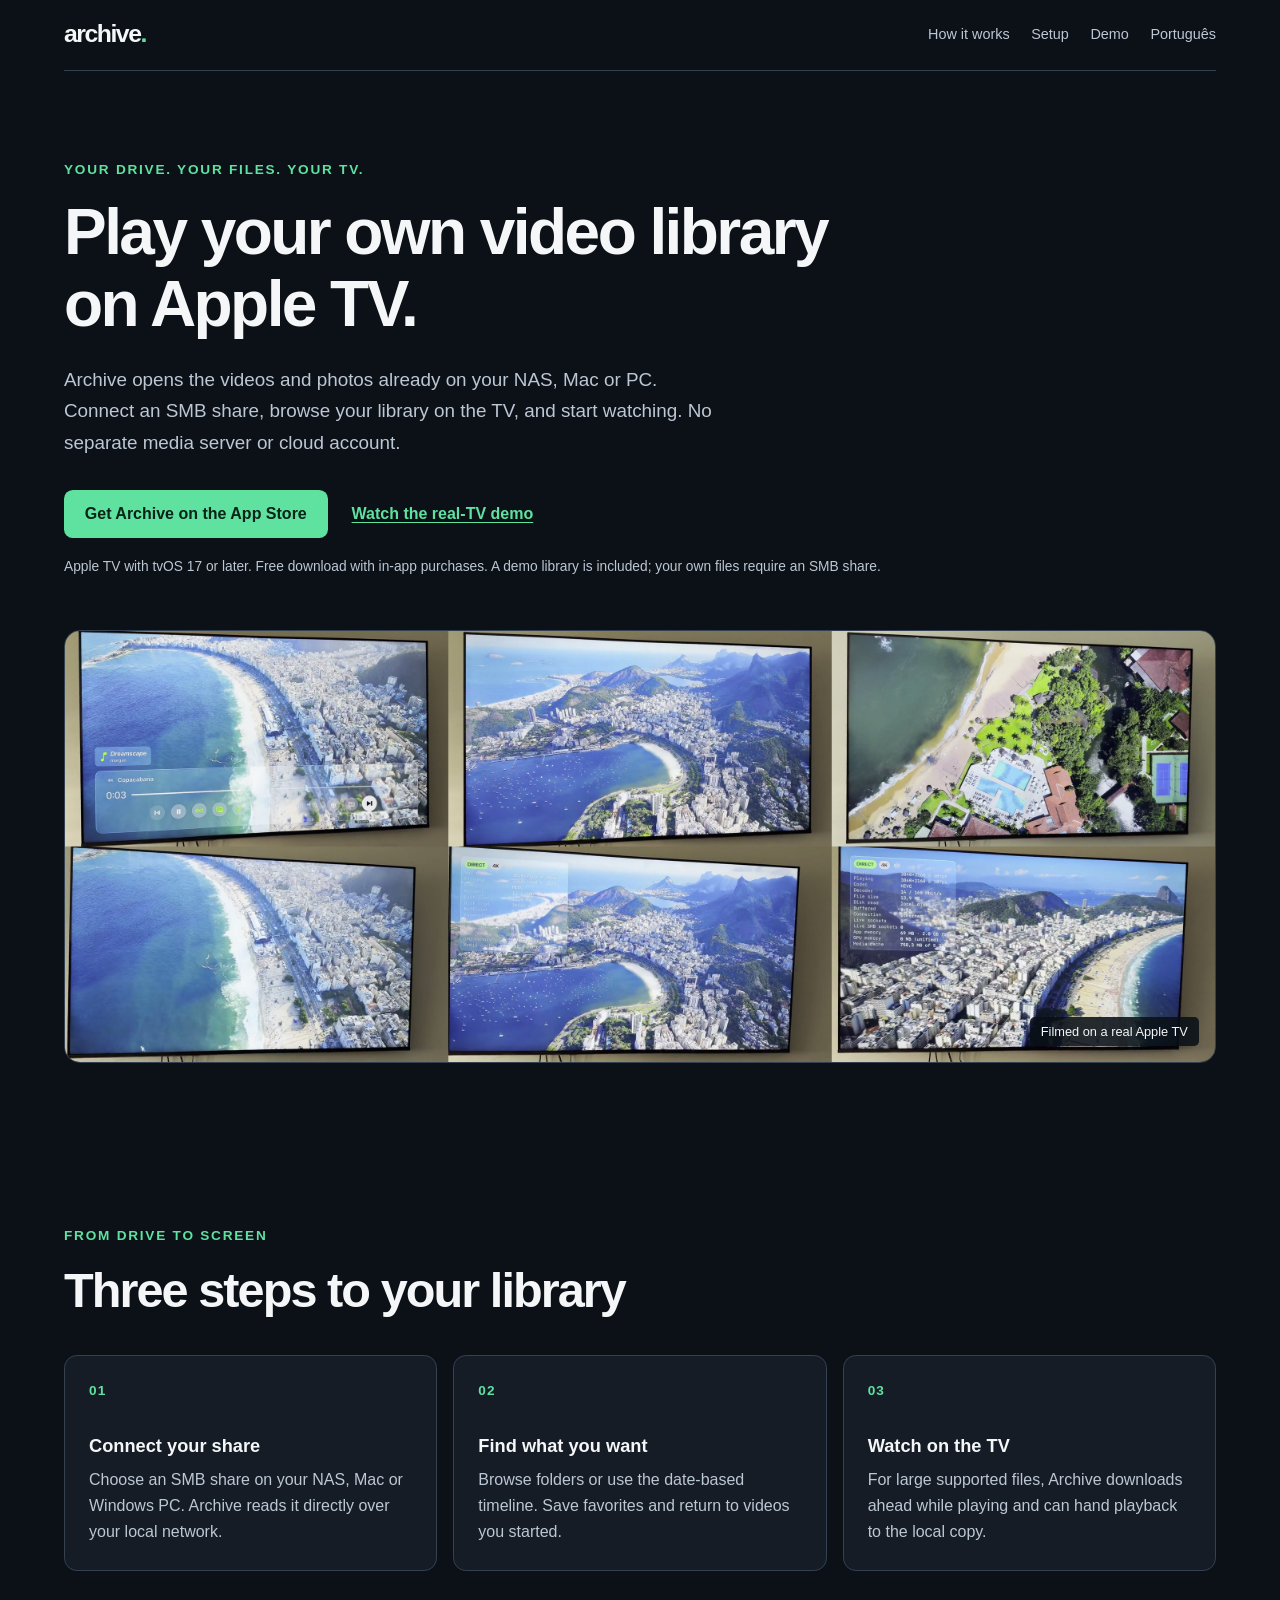
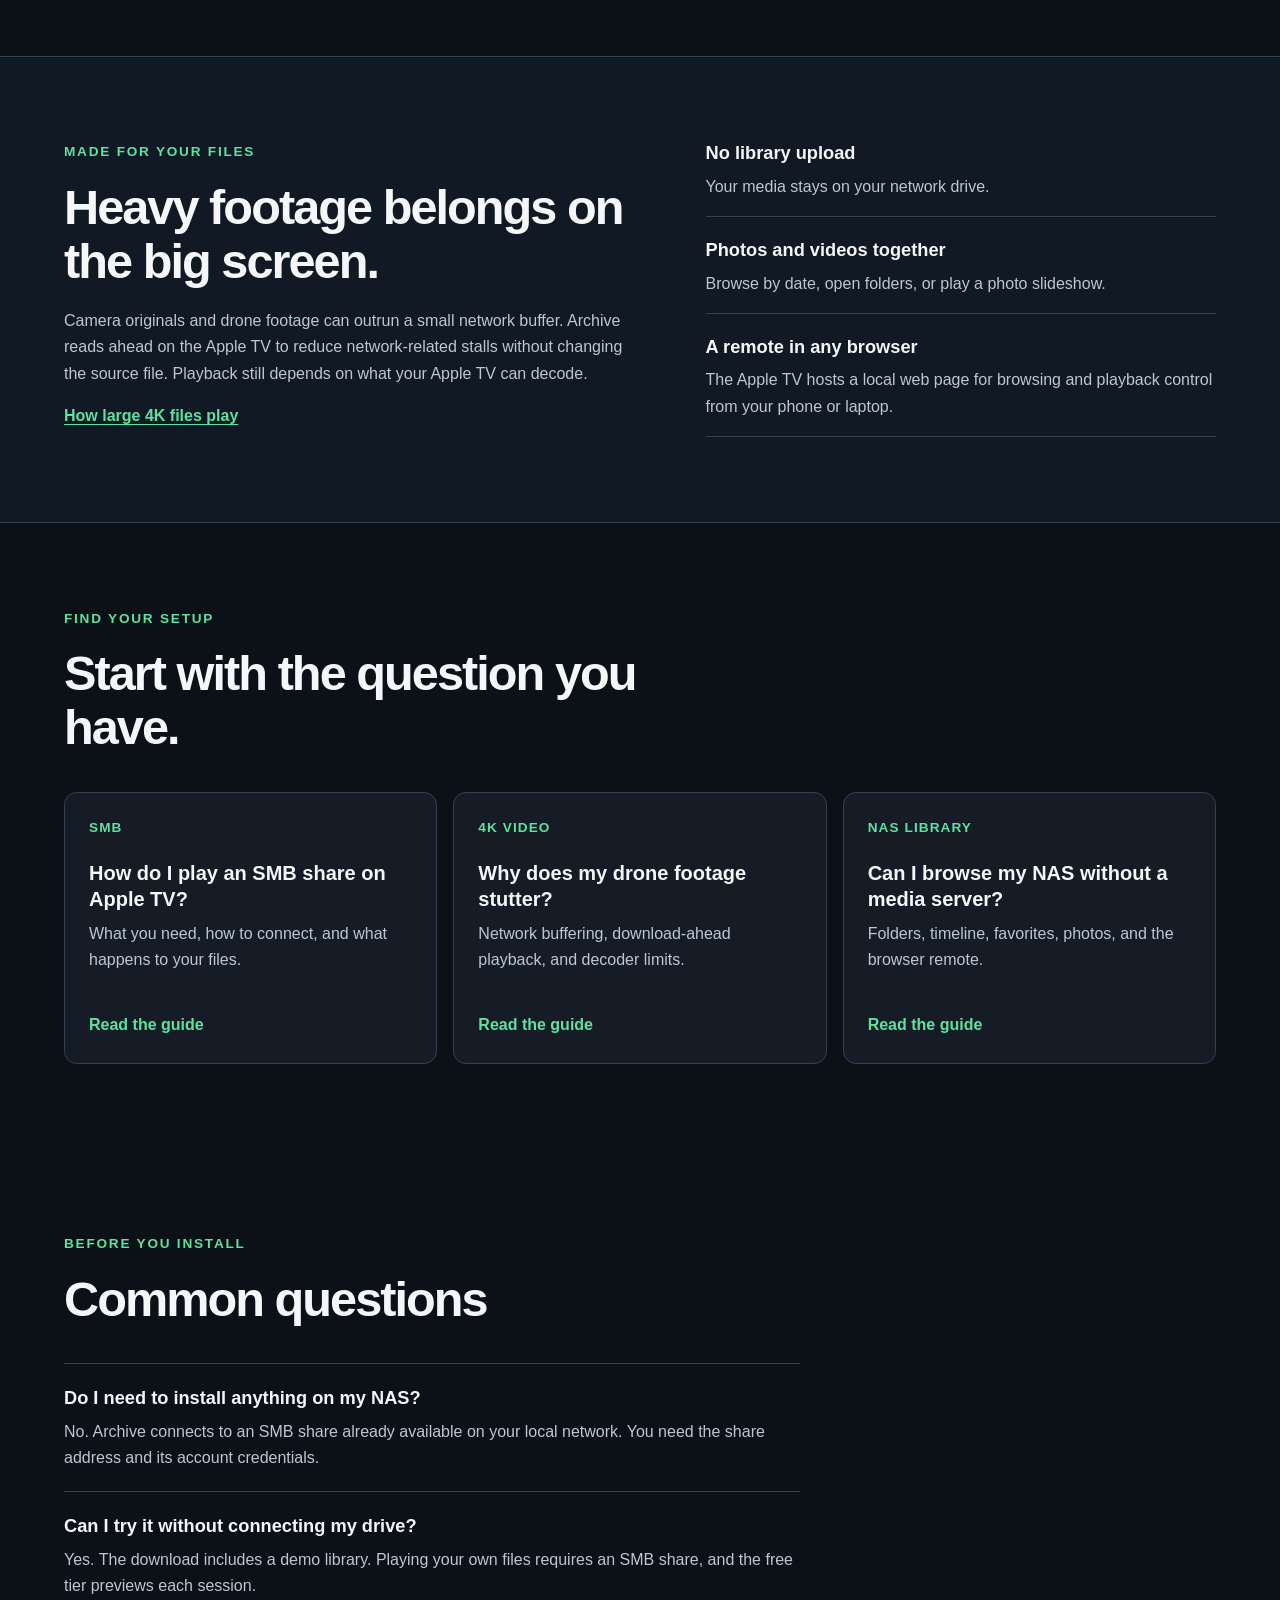
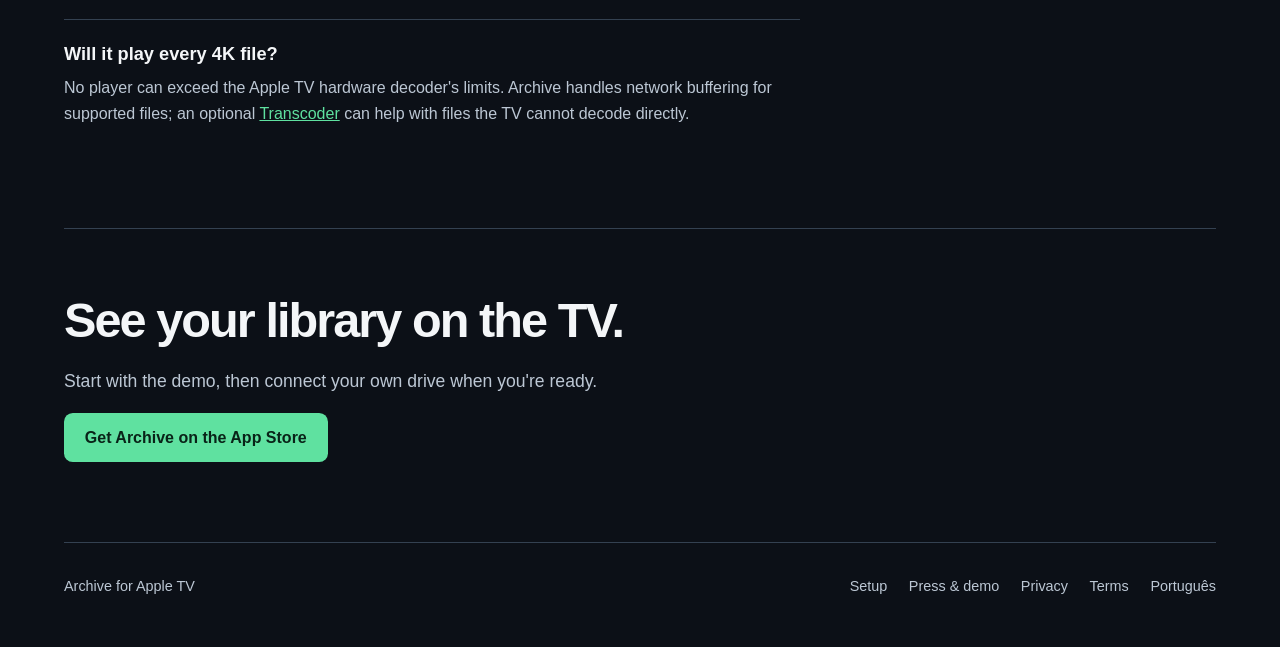
<file: index.html>
<!doctype html>
<html lang="en">
<head>
  <meta charset="utf-8">
  <meta name="viewport" content="width=device-width, initial-scale=1">
  <meta name="theme-color" content="#0c1017">
  <title>Archive: SMB Video Player for Apple TV</title>
  <meta name="description" content="Play videos and photos from your NAS, Mac or PC on Apple TV. Archive connects to SMB shares directly, downloads ahead for large files, and includes a browser remote.">
  <link rel="canonical" href="https://raphaelbgr.github.io/archive-legal/">
  <link rel="alternate" hreflang="en" href="https://raphaelbgr.github.io/archive-legal/">
  <link rel="alternate" hreflang="pt-BR" href="https://raphaelbgr.github.io/archive-legal/pt-br/">
  <link rel="stylesheet" href="styles.css">
  <meta property="og:type" content="website">
  <meta property="og:title" content="Archive: Your videos, on Apple TV">
  <meta property="og:description" content="Play your NAS, Mac or PC video library on Apple TV over SMB. No media server or cloud account required.">
  <meta property="og:url" content="https://raphaelbgr.github.io/archive-legal/">
  <meta property="og:image" content="https://raphaelbgr.github.io/archive-legal/press/archive-6tv-mosaic.jpg">
  <meta property="og:image:alt" content="Archive playing personal video footage on a television">
  <meta name="twitter:card" content="summary_large_image">
  <script type="application/ld+json">{"@context":"https://schema.org","@type":"SoftwareApplication","name":"Archive - Home Video Player","applicationCategory":"MultimediaApplication","operatingSystem":"tvOS 17 or later","description":"Apple TV app for browsing and playing video and photos from an SMB share on a NAS, Mac or PC.","url":"https://raphaelbgr.github.io/archive-legal/","downloadUrl":"https://apps.apple.com/us/app/archive-home-video-player/id6781049173","image":"https://raphaelbgr.github.io/archive-legal/press/archive-6tv-mosaic.jpg","offers":{"@type":"Offer","price":"0","priceCurrency":"USD","url":"https://apps.apple.com/us/app/archive-home-video-player/id6781049173"}}</script>
</head>
<body>
  <header class="site-header wrap">
    <a class="brand" href="./" aria-label="Archive home">archive<span>.</span></a>
    <nav aria-label="Main navigation"><a href="#how-it-works">How it works</a><a href="setup.html">Setup</a><a href="press/">Demo</a><a href="pt-br/" lang="pt-BR">Português</a></nav>
  </header>
  <main>
    <section class="hero wrap">
      <div class="hero-copy">
        <p class="eyebrow">Your drive. Your files. Your TV.</p>
        <h1>Play your own video library on Apple TV.</h1>
        <p class="lead">Archive opens the videos and photos already on your NAS, Mac or PC. Connect an SMB share, browse your library on the TV, and start watching. No separate media server or cloud account.</p>
        <div class="actions"><a class="button" href="https://apps.apple.com/us/app/archive-home-video-player/id6781049173">Get Archive on the App Store</a><a class="text-link" href="press/">Watch the real-TV demo</a></div>
        <p class="small">Apple TV with tvOS 17 or later. Free download with in-app purchases. A demo library is included; your own files require an SMB share.</p>
      </div>
      <figure class="hero-media"><img src="press/archive-6tv-mosaic.jpg" width="2880" height="1080" alt="Six frames showing Archive playing its bundled demo footage on an Apple TV" fetchpriority="high"><figcaption>Filmed on a real Apple TV</figcaption></figure>
    </section>
    <section class="section wrap" id="how-it-works">
      <div class="section-heading"><p class="eyebrow">From drive to screen</p><h2>Three steps to your library</h2></div>
      <ol class="steps">
        <li><span class="step-num">01</span><h3>Connect your share</h3><p>Choose an SMB share on your NAS, Mac or Windows PC. Archive reads it directly over your local network.</p></li>
        <li><span class="step-num">02</span><h3>Find what you want</h3><p>Browse folders or use the date-based timeline. Save favorites and return to videos you started.</p></li>
        <li><span class="step-num">03</span><h3>Watch on the TV</h3><p>For large supported files, Archive downloads ahead while playing and can hand playback to the local copy.</p></li>
      </ol>
    </section>
    <section class="section feature-band"><div class="wrap feature-grid">
      <div><p class="eyebrow">Made for your files</p><h2>Heavy footage belongs on the big screen.</h2><p>Camera originals and drone footage can outrun a small network buffer. Archive reads ahead on the Apple TV to reduce network-related stalls without changing the source file. Playback still depends on what your Apple TV can decode.</p><a class="text-link" href="4k-drone-footage-apple-tv.html">How large 4K files play</a></div>
      <div class="feature-list"><div><h3>No library upload</h3><p>Your media stays on your network drive.</p></div><div><h3>Photos and videos together</h3><p>Browse by date, open folders, or play a photo slideshow.</p></div><div><h3>A remote in any browser</h3><p>The Apple TV hosts a local web page for browsing and playback control from your phone or laptop.</p></div></div>
    </div></section>
    <section class="section wrap">
      <div class="section-heading"><p class="eyebrow">Find your setup</p><h2>Start with the question you have.</h2></div>
      <div class="cards">
        <a class="card" href="smb-player-apple-tv.html"><span>SMB</span><h3>How do I play an SMB share on Apple TV?</h3><p>What you need, how to connect, and what happens to your files.</p><strong>Read the guide</strong></a>
        <a class="card" href="4k-drone-footage-apple-tv.html"><span>4K video</span><h3>Why does my drone footage stutter?</h3><p>Network buffering, download-ahead playback, and decoder limits.</p><strong>Read the guide</strong></a>
        <a class="card" href="nas-video-library-apple-tv.html"><span>NAS library</span><h3>Can I browse my NAS without a media server?</h3><p>Folders, timeline, favorites, photos, and the browser remote.</p><strong>Read the guide</strong></a>
      </div>
    </section>
    <section class="section wrap faq">
      <div class="section-heading"><p class="eyebrow">Before you install</p><h2>Common questions</h2></div>
      <div><h3>Do I need to install anything on my NAS?</h3><p>No. Archive connects to an SMB share already available on your local network. You need the share address and its account credentials.</p></div>
      <div><h3>Can I try it without connecting my drive?</h3><p>Yes. The download includes a demo library. Playing your own files requires an SMB share, and the free tier previews each session.</p></div>
      <div><h3>Will it play every 4K file?</h3><p>No player can exceed the Apple TV hardware decoder's limits. Archive handles network buffering for supported files; an optional <a href="transcoder.html">Transcoder</a> can help with files the TV cannot decode directly.</p></div>
    </section>
    <section class="closing wrap"><h2>See your library on the TV.</h2><p>Start with the demo, then connect your own drive when you're ready.</p><a class="button" href="https://apps.apple.com/us/app/archive-home-video-player/id6781049173">Get Archive on the App Store</a></section>
  </main>
  <footer class="site-footer wrap"><span>Archive for Apple TV</span><nav aria-label="Footer navigation"><a href="setup.html">Setup</a><a href="press/">Press &amp; demo</a><a href="privacy.html">Privacy</a><a href="terms.html">Terms</a><a href="pt-br/" lang="pt-BR">Português</a></nav></footer>
</body>
</html>
</file>
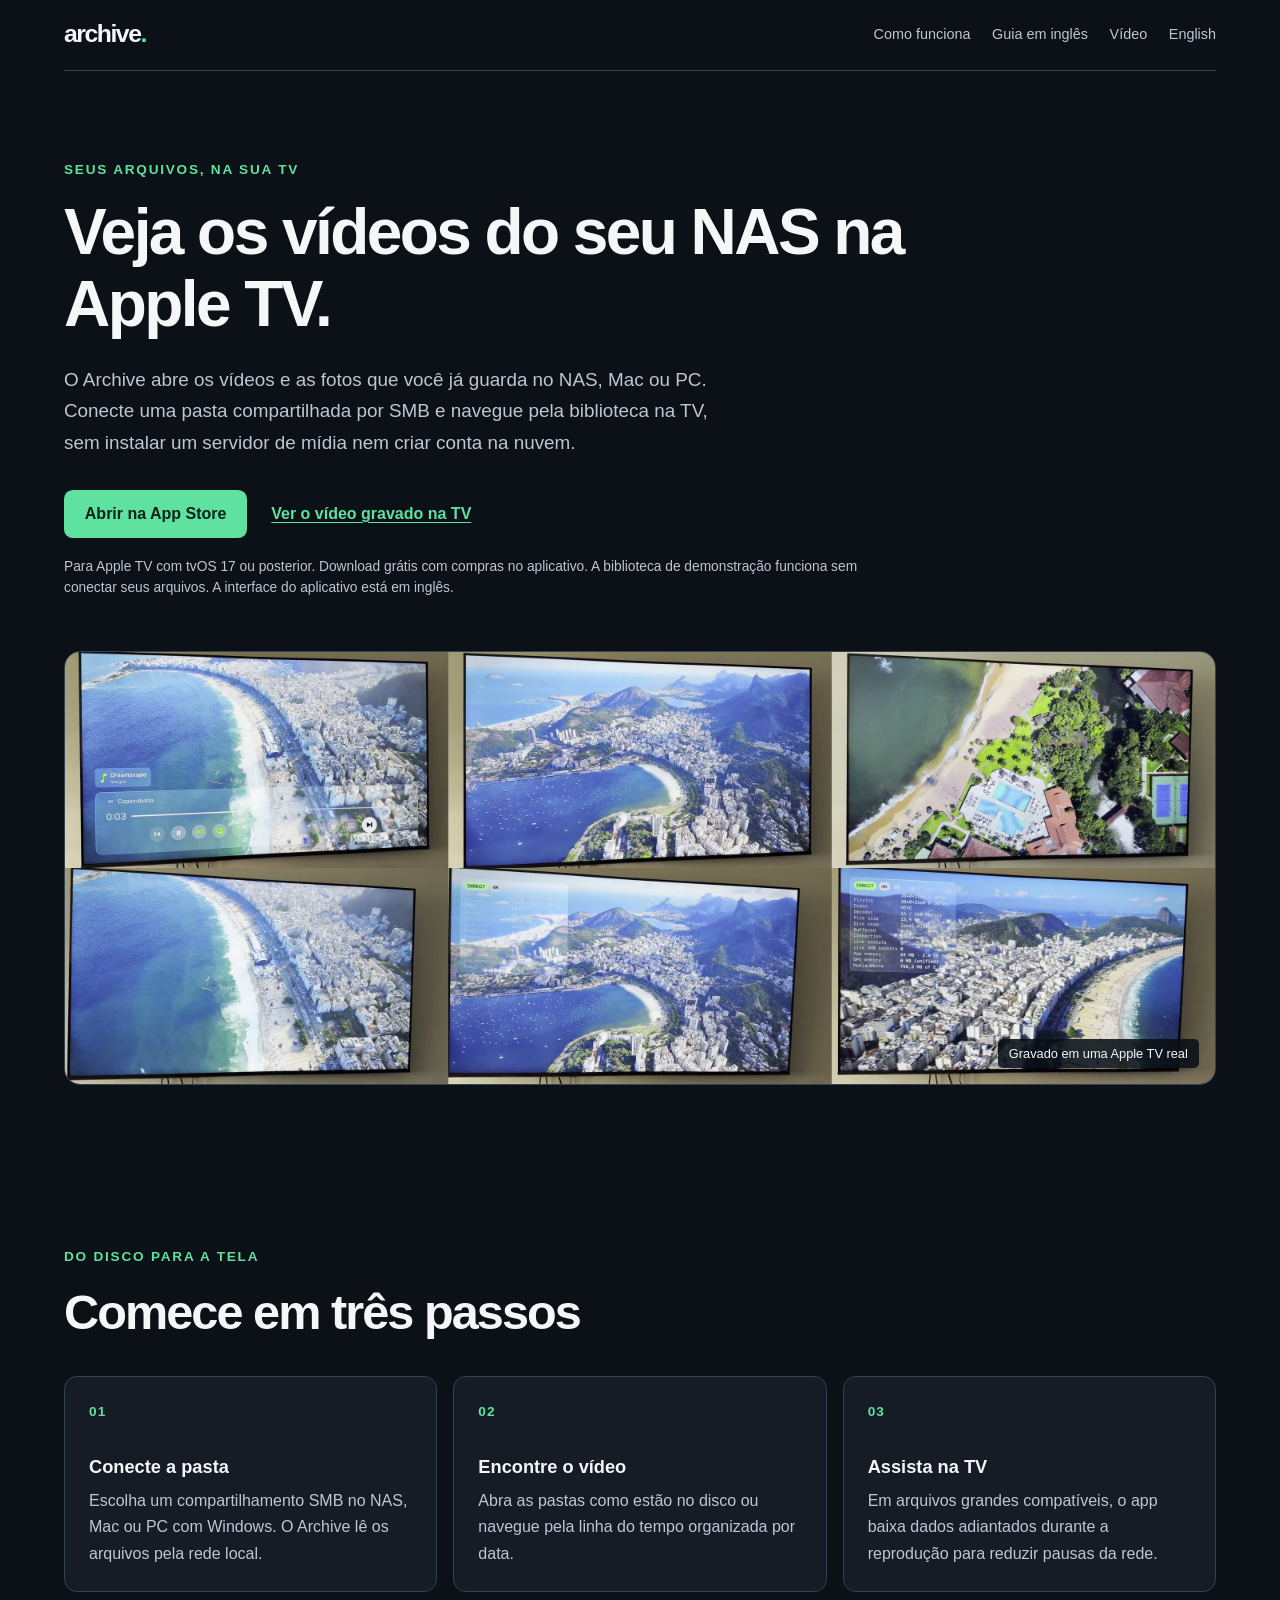
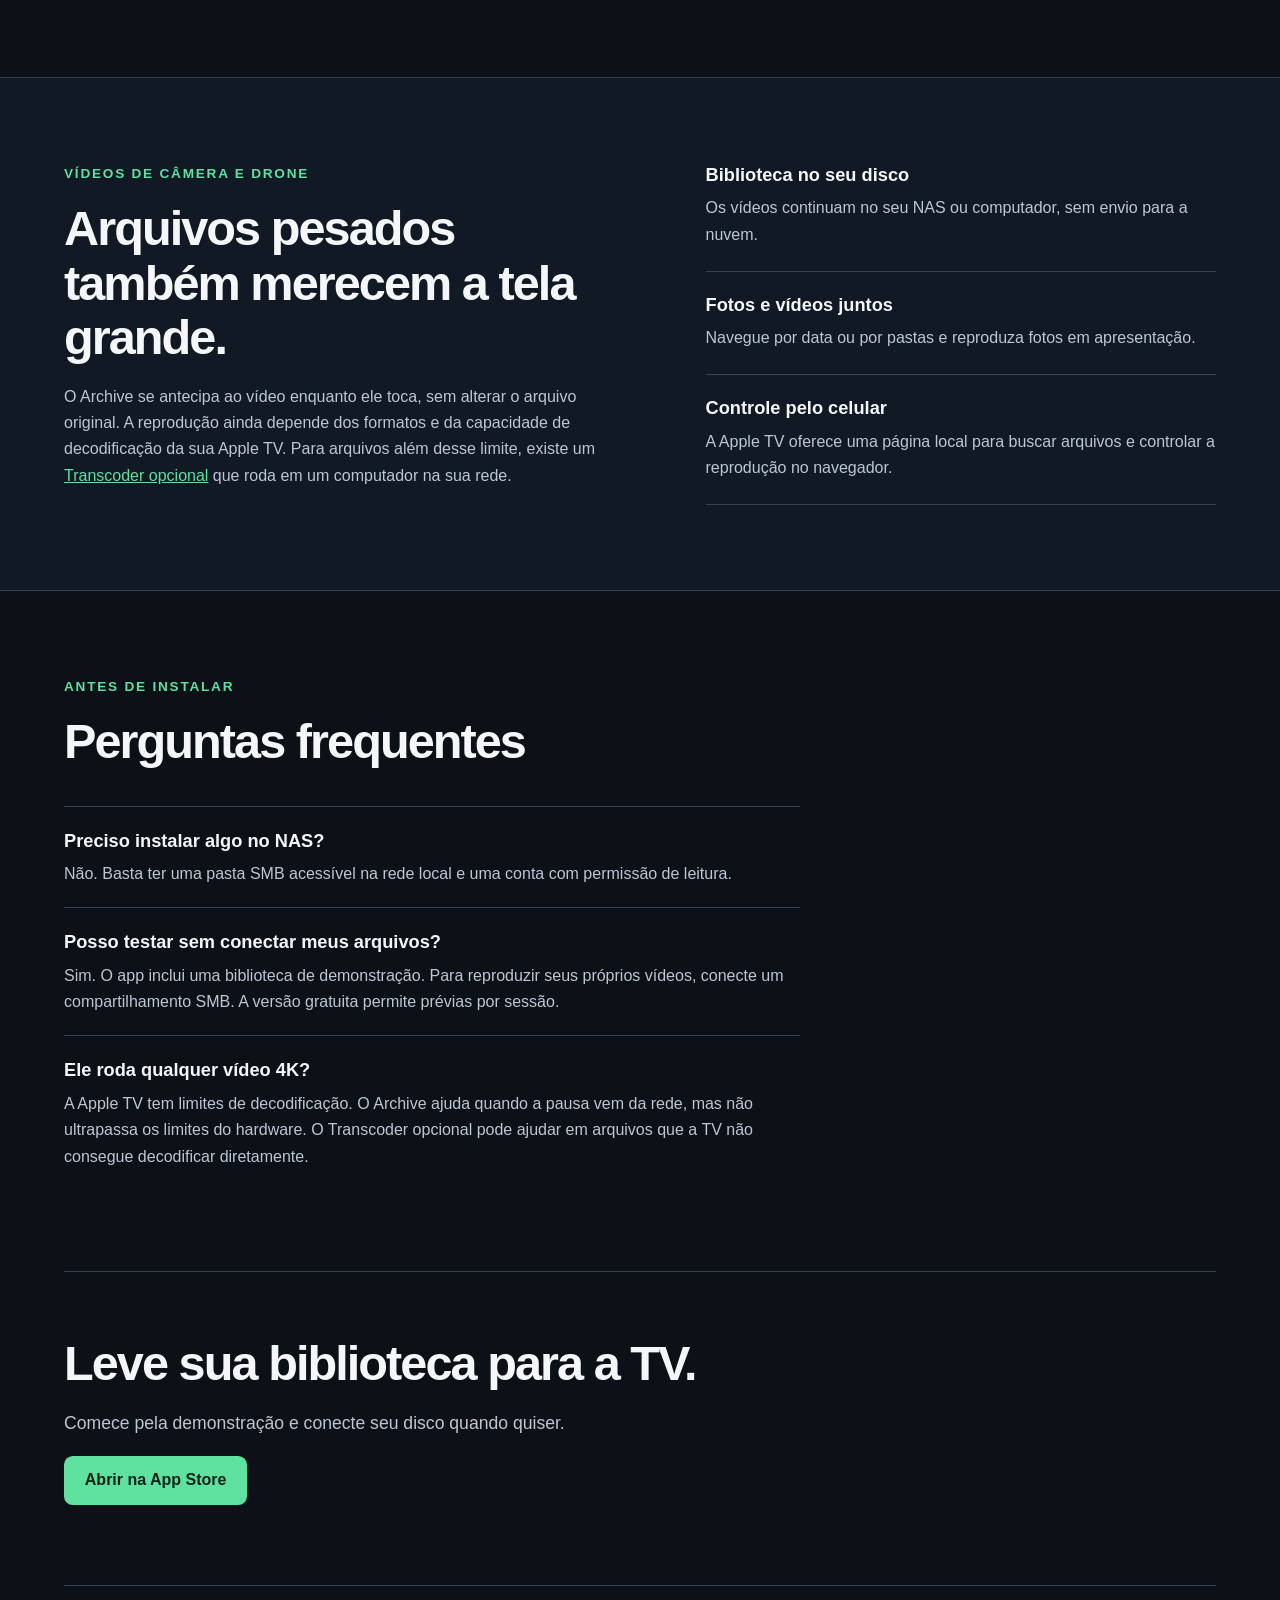
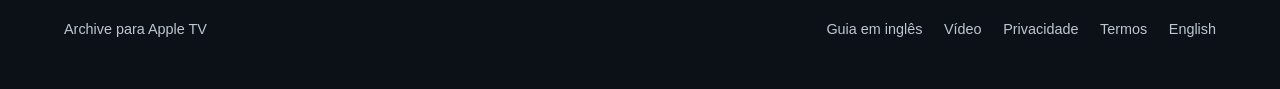
<file: pt-br/index.html>
<!doctype html>
<html lang="pt-BR">
<head>
  <meta charset="utf-8">
  <meta name="viewport" content="width=device-width, initial-scale=1">
  <meta name="theme-color" content="#0c1017">
  <title>Archive: vídeos do NAS na Apple TV</title>
  <meta name="description" content="Veja seus vídeos e fotos do NAS, Mac ou PC na Apple TV. O Archive acessa pastas SMB diretamente, organiza a biblioteca e oferece controle pelo navegador.">
  <link rel="canonical" href="https://raphaelbgr.github.io/archive-legal/pt-br/">
  <link rel="alternate" hreflang="en" href="https://raphaelbgr.github.io/archive-legal/">
  <link rel="alternate" hreflang="pt-BR" href="https://raphaelbgr.github.io/archive-legal/pt-br/">
  <link rel="stylesheet" href="../styles.css">
  <meta property="og:type" content="website">
  <meta property="og:locale" content="pt_BR">
  <meta property="og:title" content="Archive: seus vídeos na Apple TV">
  <meta property="og:description" content="Abra sua biblioteca do NAS, Mac ou PC na Apple TV, direto pela rede local.">
  <meta property="og:url" content="https://raphaelbgr.github.io/archive-legal/pt-br/">
  <meta property="og:image" content="https://raphaelbgr.github.io/archive-legal/press/archive-6tv-mosaic.jpg">
  <meta property="og:image:alt" content="Archive exibindo vídeos em uma televisão">
  <meta name="twitter:card" content="summary_large_image">
  <script type="application/ld+json">{"@context":"https://schema.org","@type":"SoftwareApplication","name":"Archive - Home Video Player","applicationCategory":"MultimediaApplication","operatingSystem":"tvOS 17 ou posterior","inLanguage":"pt-BR","description":"Aplicativo para Apple TV que acessa vídeos e fotos em pastas SMB de um NAS, Mac ou PC.","url":"https://raphaelbgr.github.io/archive-legal/pt-br/","downloadUrl":"https://apps.apple.com/br/app/archive-home-video-player/id6781049173","offers":{"@type":"Offer","price":"0","priceCurrency":"BRL","url":"https://apps.apple.com/br/app/archive-home-video-player/id6781049173"}}</script>
</head>
<body>
  <header class="site-header wrap"><a class="brand" href="./" aria-label="Página inicial do Archive">archive<span>.</span></a><nav aria-label="Navegação principal"><a href="#como-funciona">Como funciona</a><a href="../setup.html">Guia em inglês</a><a href="../press/">Vídeo</a><a href="../" lang="en">English</a></nav></header>
  <main>
    <section class="hero wrap">
      <div class="hero-copy">
        <p class="eyebrow">Seus arquivos, na sua TV</p>
        <h1>Veja os vídeos do seu NAS na Apple TV.</h1>
        <p class="lead">O Archive abre os vídeos e as fotos que você já guarda no NAS, Mac ou PC. Conecte uma pasta compartilhada por SMB e navegue pela biblioteca na TV, sem instalar um servidor de mídia nem criar conta na nuvem.</p>
        <div class="actions"><a class="button" href="https://apps.apple.com/br/app/archive-home-video-player/id6781049173">Abrir na App Store</a><a class="text-link" href="../press/">Ver o vídeo gravado na TV</a></div>
        <p class="small">Para Apple TV com tvOS 17 ou posterior. Download grátis com compras no aplicativo. A biblioteca de demonstração funciona sem conectar seus arquivos. A interface do aplicativo está em inglês.</p>
      </div>
      <figure class="hero-media"><img src="../press/archive-6tv-mosaic.jpg" width="2880" height="1080" alt="Seis imagens do Archive reproduzindo vídeos de demonstração em uma Apple TV" fetchpriority="high"><figcaption>Gravado em uma Apple TV real</figcaption></figure>
    </section>
    <section class="section wrap" id="como-funciona"><div class="section-heading"><p class="eyebrow">Do disco para a tela</p><h2>Comece em três passos</h2></div>
      <ol class="steps"><li><span class="step-num">01</span><h3>Conecte a pasta</h3><p>Escolha um compartilhamento SMB no NAS, Mac ou PC com Windows. O Archive lê os arquivos pela rede local.</p></li><li><span class="step-num">02</span><h3>Encontre o vídeo</h3><p>Abra as pastas como estão no disco ou navegue pela linha do tempo organizada por data.</p></li><li><span class="step-num">03</span><h3>Assista na TV</h3><p>Em arquivos grandes compatíveis, o app baixa dados adiantados durante a reprodução para reduzir pausas da rede.</p></li></ol>
    </section>
    <section class="section feature-band"><div class="wrap feature-grid">
      <div><p class="eyebrow">Vídeos de câmera e drone</p><h2>Arquivos pesados também merecem a tela grande.</h2><p>O Archive se antecipa ao vídeo enquanto ele toca, sem alterar o arquivo original. A reprodução ainda depende dos formatos e da capacidade de decodificação da sua Apple TV. Para arquivos além desse limite, existe um <a href="../transcoder.html">Transcoder opcional</a> que roda em um computador na sua rede.</p></div>
      <div class="feature-list"><div><h3>Biblioteca no seu disco</h3><p>Os vídeos continuam no seu NAS ou computador, sem envio para a nuvem.</p></div><div><h3>Fotos e vídeos juntos</h3><p>Navegue por data ou por pastas e reproduza fotos em apresentação.</p></div><div><h3>Controle pelo celular</h3><p>A Apple TV oferece uma página local para buscar arquivos e controlar a reprodução no navegador.</p></div></div>
    </div></section>
    <section class="section wrap faq"><div class="section-heading"><p class="eyebrow">Antes de instalar</p><h2>Perguntas frequentes</h2></div>
      <div><h3>Preciso instalar algo no NAS?</h3><p>Não. Basta ter uma pasta SMB acessível na rede local e uma conta com permissão de leitura.</p></div>
      <div><h3>Posso testar sem conectar meus arquivos?</h3><p>Sim. O app inclui uma biblioteca de demonstração. Para reproduzir seus próprios vídeos, conecte um compartilhamento SMB. A versão gratuita permite prévias por sessão.</p></div>
      <div><h3>Ele roda qualquer vídeo 4K?</h3><p>A Apple TV tem limites de decodificação. O Archive ajuda quando a pausa vem da rede, mas não ultrapassa os limites do hardware. O Transcoder opcional pode ajudar em arquivos que a TV não consegue decodificar diretamente.</p></div>
    </section>
    <section class="closing wrap"><h2>Leve sua biblioteca para a TV.</h2><p>Comece pela demonstração e conecte seu disco quando quiser.</p><a class="button" href="https://apps.apple.com/br/app/archive-home-video-player/id6781049173">Abrir na App Store</a></section>
  </main>
  <footer class="site-footer wrap"><span>Archive para Apple TV</span><nav aria-label="Navegação do rodapé"><a href="../setup.html">Guia em inglês</a><a href="../press/">Vídeo</a><a href="../privacy.html">Privacidade</a><a href="../terms.html">Termos</a><a href="../" lang="en">English</a></nav></footer>
</body>
</html>
</file>
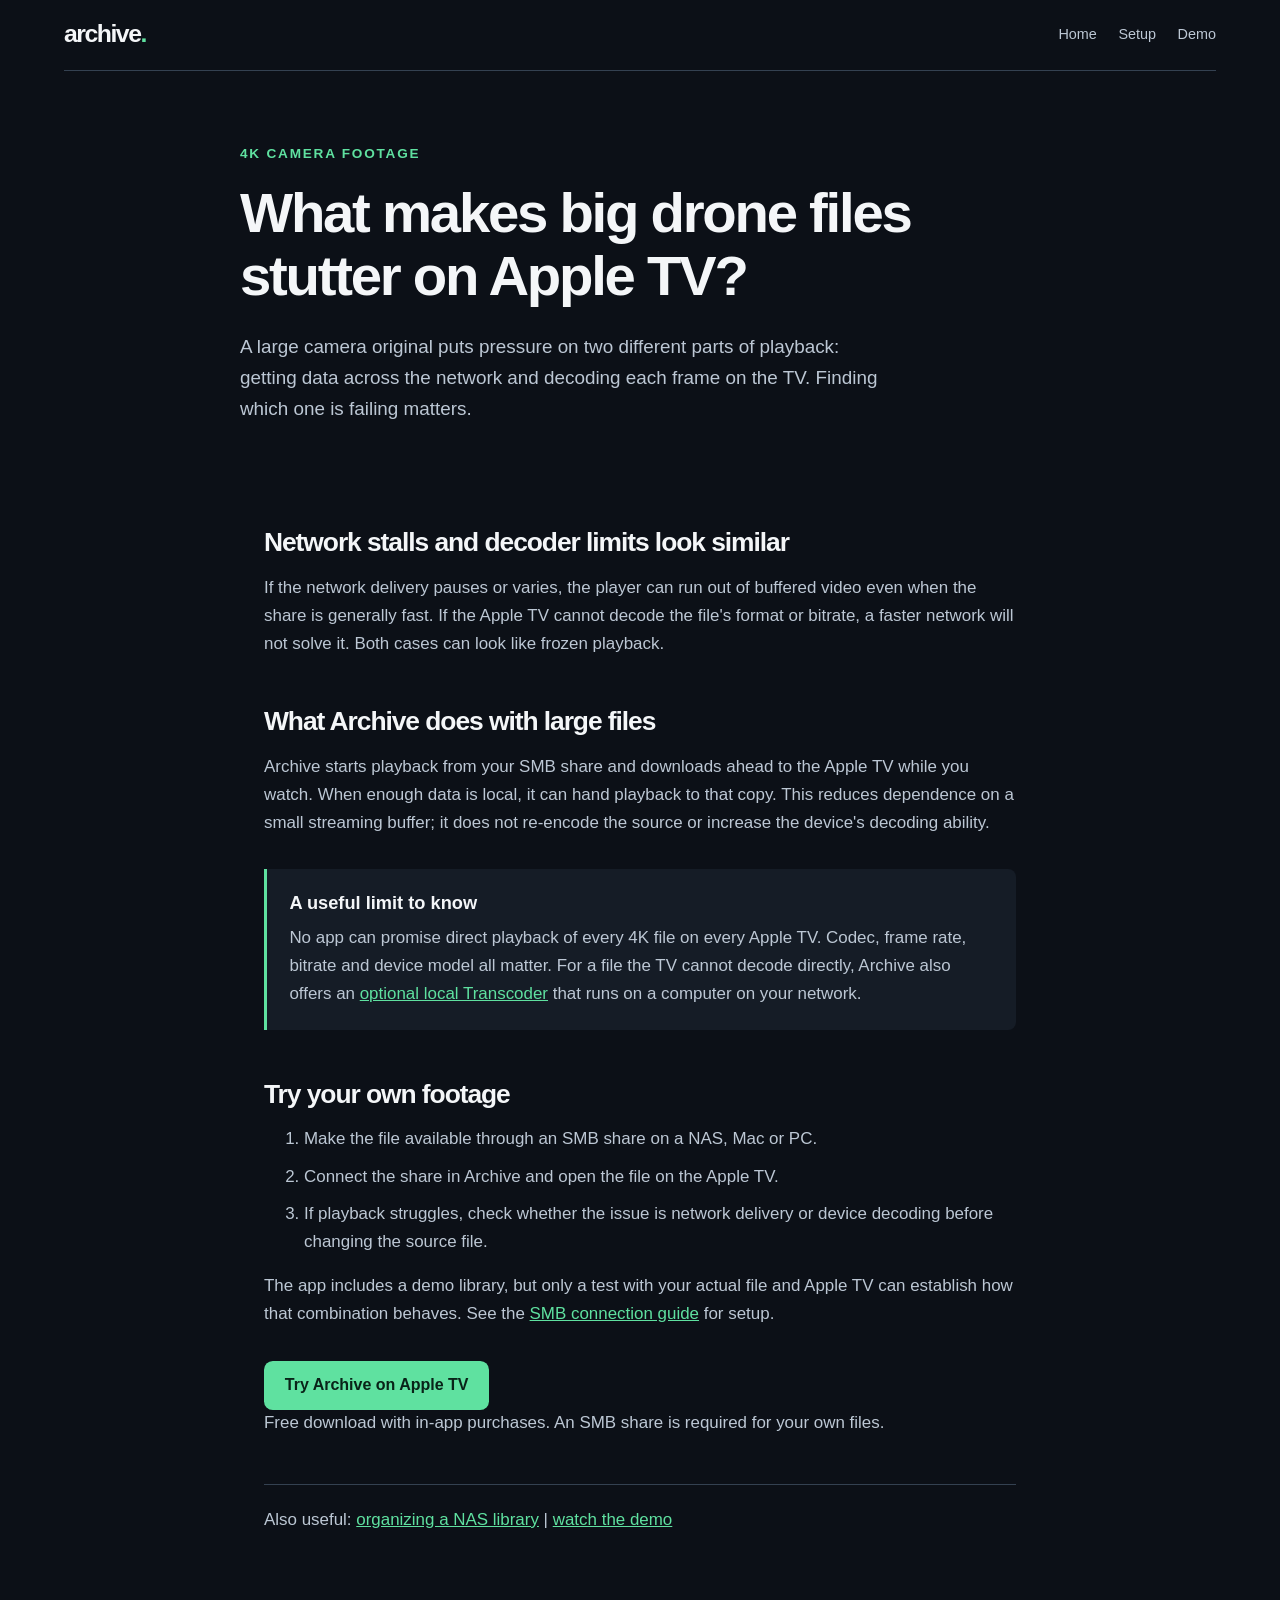
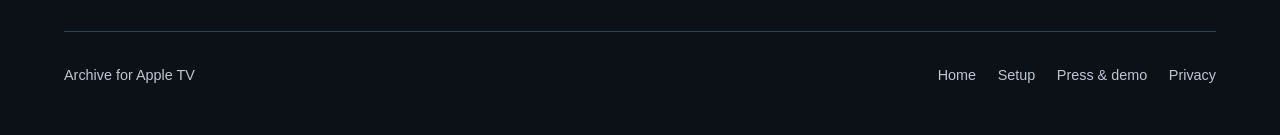
<file: 4k-drone-footage-apple-tv.html>
<!doctype html>
<html lang="en">
<head>
  <meta charset="utf-8">
  <meta name="viewport" content="width=device-width, initial-scale=1">
  <title>Play Large 4K Drone Footage on Apple TV | Archive</title>
  <meta name="description" content="Why high-bitrate 4K drone video can stutter on Apple TV, how Archive downloads ahead while playing, and when the TV's hardware decoder remains the limit.">
  <link rel="canonical" href="https://raphaelbgr.github.io/archive-legal/4k-drone-footage-apple-tv.html">
  <link rel="stylesheet" href="styles.css">
  <meta property="og:type" content="article">
  <meta property="og:title" content="Playing large 4K drone files on Apple TV">
  <meta property="og:description" content="Understand network buffering and decoder limits before playing camera originals from a local share.">
  <meta property="og:url" content="https://raphaelbgr.github.io/archive-legal/4k-drone-footage-apple-tv.html">
  <meta property="og:image" content="https://raphaelbgr.github.io/archive-legal/press/archive-6tv-mosaic.jpg">
  <meta name="twitter:card" content="summary_large_image">
</head>
<body>
  <header class="site-header wrap"><a class="brand" href="./" aria-label="Archive home">archive<span>.</span></a><nav aria-label="Main navigation"><a href="./">Home</a><a href="setup.html">Setup</a><a href="press/">Demo</a></nav></header>
  <main>
    <header class="article-header wrap"><p class="eyebrow">4K camera footage</p><h1>What makes big drone files stutter on Apple TV?</h1><p class="lead">A large camera original puts pressure on two different parts of playback: getting data across the network and decoding each frame on the TV. Finding which one is failing matters.</p></header>
    <article class="article wrap">
      <h2>Network stalls and decoder limits look similar</h2>
      <p>If the network delivery pauses or varies, the player can run out of buffered video even when the share is generally fast. If the Apple TV cannot decode the file's format or bitrate, a faster network will not solve it. Both cases can look like frozen playback.</p>
      <h2>What Archive does with large files</h2>
      <p>Archive starts playback from your SMB share and downloads ahead to the Apple TV while you watch. When enough data is local, it can hand playback to that copy. This reduces dependence on a small streaming buffer; it does not re-encode the source or increase the device's decoding ability.</p>
      <div class="callout"><h3>A useful limit to know</h3><p>No app can promise direct playback of every 4K file on every Apple TV. Codec, frame rate, bitrate and device model all matter. For a file the TV cannot decode directly, Archive also offers an <a href="transcoder.html">optional local Transcoder</a> that runs on a computer on your network.</p></div>
      <h2>Try your own footage</h2>
      <ol><li>Make the file available through an SMB share on a NAS, Mac or PC.</li><li>Connect the share in Archive and open the file on the Apple TV.</li><li>If playback struggles, check whether the issue is network delivery or device decoding before changing the source file.</li></ol>
      <p>The app includes a demo library, but only a test with your actual file and Apple TV can establish how that combination behaves. See the <a href="smb-player-apple-tv.html">SMB connection guide</a> for setup.</p>
      <a class="button" href="https://apps.apple.com/us/app/archive-home-video-player/id6781049173">Try Archive on Apple TV</a>
      <p class="small">Free download with in-app purchases. An SMB share is required for your own files.</p>
      <p class="article-links">Also useful: <a href="nas-video-library-apple-tv.html">organizing a NAS library</a> | <a href="press/">watch the demo</a></p>
    </article>
  </main>
  <footer class="site-footer wrap"><span>Archive for Apple TV</span><nav aria-label="Footer navigation"><a href="./">Home</a><a href="setup.html">Setup</a><a href="press/">Press &amp; demo</a><a href="privacy.html">Privacy</a></nav></footer>
</body>
</html>
</file>
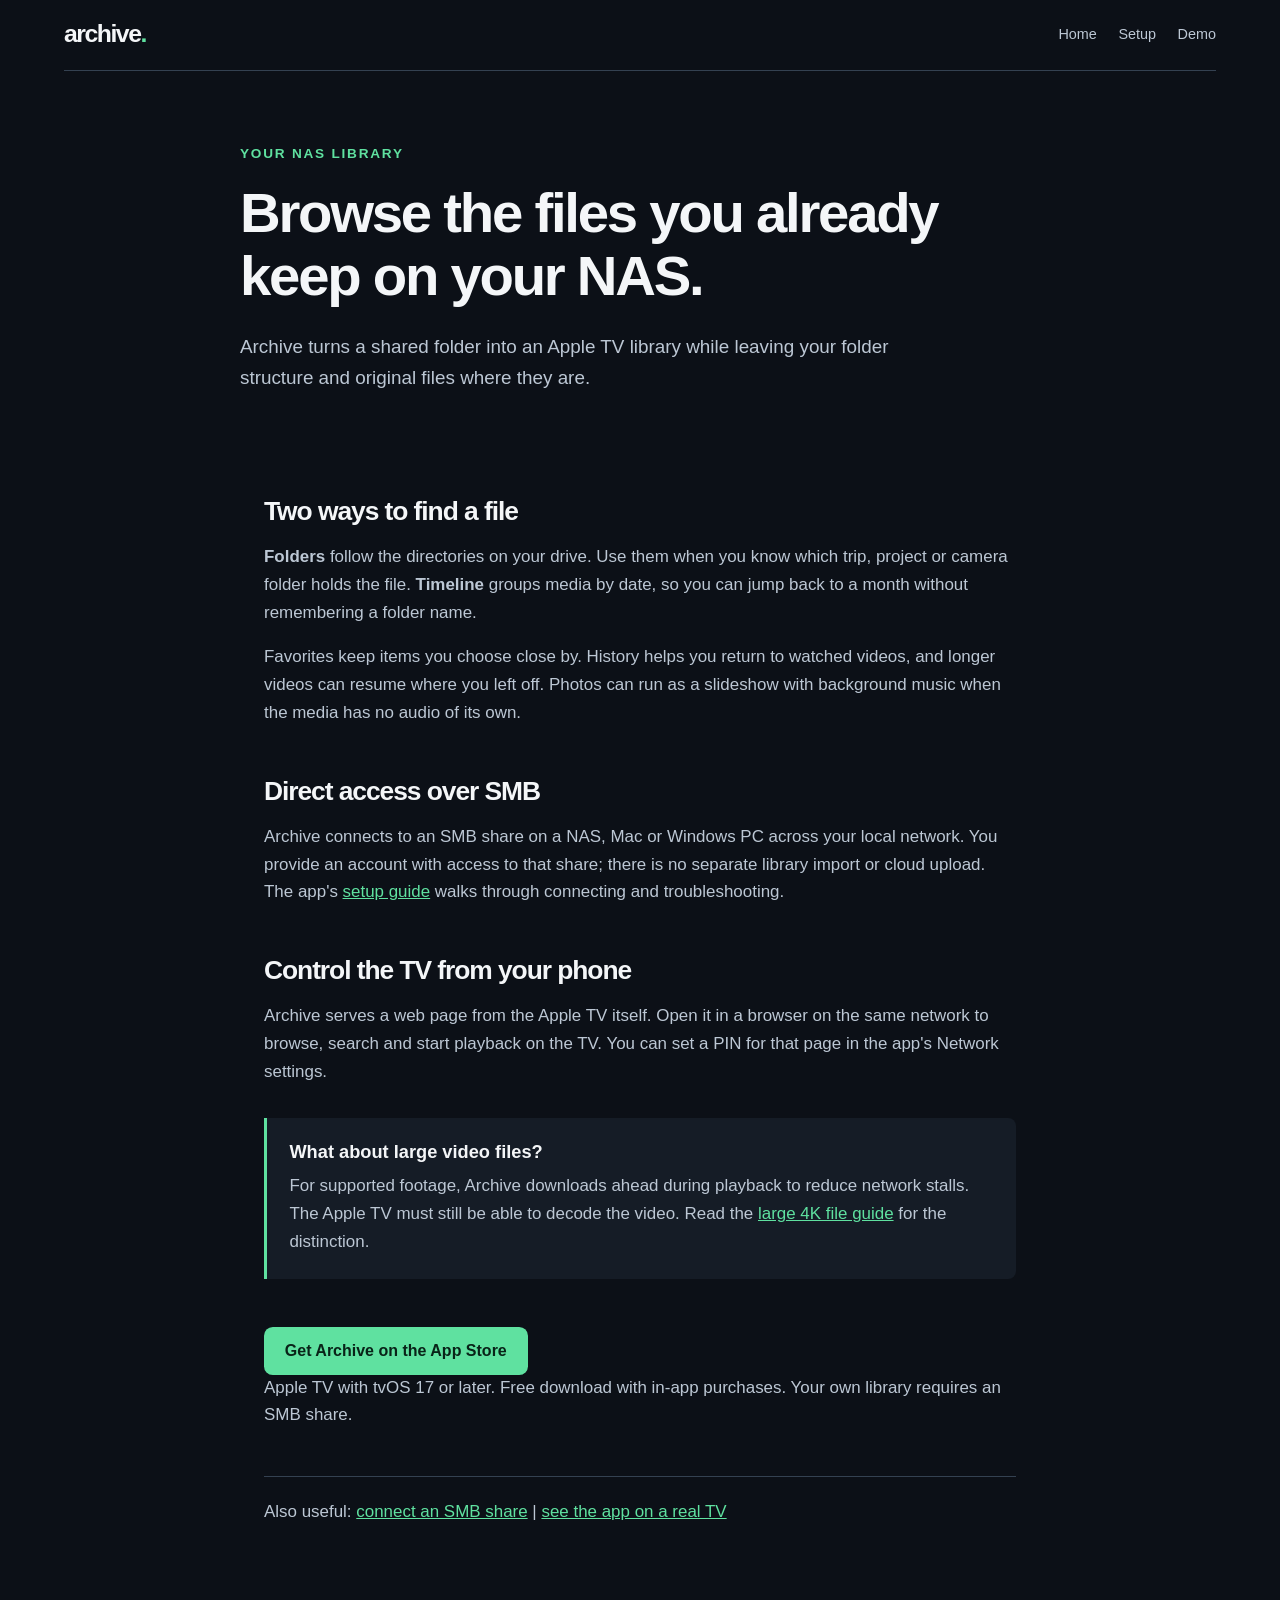
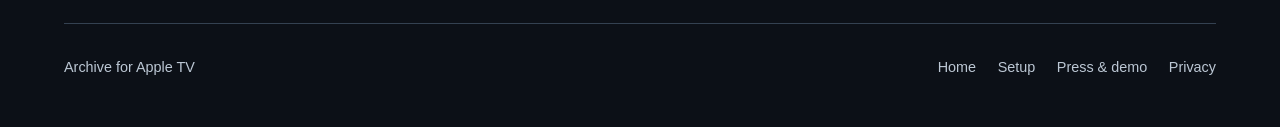
<file: nas-video-library-apple-tv.html>
<!doctype html>
<html lang="en">
<head>
  <meta charset="utf-8">
  <meta name="viewport" content="width=device-width, initial-scale=1">
  <title>Browse a NAS Video Library on Apple TV | Archive</title>
  <meta name="description" content="Browse NAS photos and videos on Apple TV with folders, a date-based timeline, favorites, history and a browser remote. Archive connects directly over SMB.">
  <link rel="canonical" href="https://raphaelbgr.github.io/archive-legal/nas-video-library-apple-tv.html">
  <link rel="stylesheet" href="styles.css">
  <meta property="og:type" content="article">
  <meta property="og:title" content="Browse your NAS video library on Apple TV">
  <meta property="og:description" content="Keep your existing folder structure and find photos or videos by date, with direct SMB access.">
  <meta property="og:url" content="https://raphaelbgr.github.io/archive-legal/nas-video-library-apple-tv.html">
  <meta property="og:image" content="https://raphaelbgr.github.io/archive-legal/press/archive-6tv-mosaic.jpg">
  <meta name="twitter:card" content="summary_large_image">
</head>
<body>
  <header class="site-header wrap"><a class="brand" href="./" aria-label="Archive home">archive<span>.</span></a><nav aria-label="Main navigation"><a href="./">Home</a><a href="setup.html">Setup</a><a href="press/">Demo</a></nav></header>
  <main>
    <header class="article-header wrap"><p class="eyebrow">Your NAS library</p><h1>Browse the files you already keep on your NAS.</h1><p class="lead">Archive turns a shared folder into an Apple TV library while leaving your folder structure and original files where they are.</p></header>
    <article class="article wrap">
      <h2>Two ways to find a file</h2>
      <p><strong>Folders</strong> follow the directories on your drive. Use them when you know which trip, project or camera folder holds the file. <strong>Timeline</strong> groups media by date, so you can jump back to a month without remembering a folder name.</p>
      <p>Favorites keep items you choose close by. History helps you return to watched videos, and longer videos can resume where you left off. Photos can run as a slideshow with background music when the media has no audio of its own.</p>
      <h2>Direct access over SMB</h2>
      <p>Archive connects to an SMB share on a NAS, Mac or Windows PC across your local network. You provide an account with access to that share; there is no separate library import or cloud upload. The app's <a href="setup.html">setup guide</a> walks through connecting and troubleshooting.</p>
      <h2>Control the TV from your phone</h2>
      <p>Archive serves a web page from the Apple TV itself. Open it in a browser on the same network to browse, search and start playback on the TV. You can set a PIN for that page in the app's Network settings.</p>
      <div class="callout"><h3>What about large video files?</h3><p>For supported footage, Archive downloads ahead during playback to reduce network stalls. The Apple TV must still be able to decode the video. Read the <a href="4k-drone-footage-apple-tv.html">large 4K file guide</a> for the distinction.</p></div>
      <a class="button" href="https://apps.apple.com/us/app/archive-home-video-player/id6781049173">Get Archive on the App Store</a>
      <p class="small">Apple TV with tvOS 17 or later. Free download with in-app purchases. Your own library requires an SMB share.</p>
      <p class="article-links">Also useful: <a href="smb-player-apple-tv.html">connect an SMB share</a> | <a href="press/">see the app on a real TV</a></p>
    </article>
  </main>
  <footer class="site-footer wrap"><span>Archive for Apple TV</span><nav aria-label="Footer navigation"><a href="./">Home</a><a href="setup.html">Setup</a><a href="press/">Press &amp; demo</a><a href="privacy.html">Privacy</a></nav></footer>
</body>
</html>
</file>
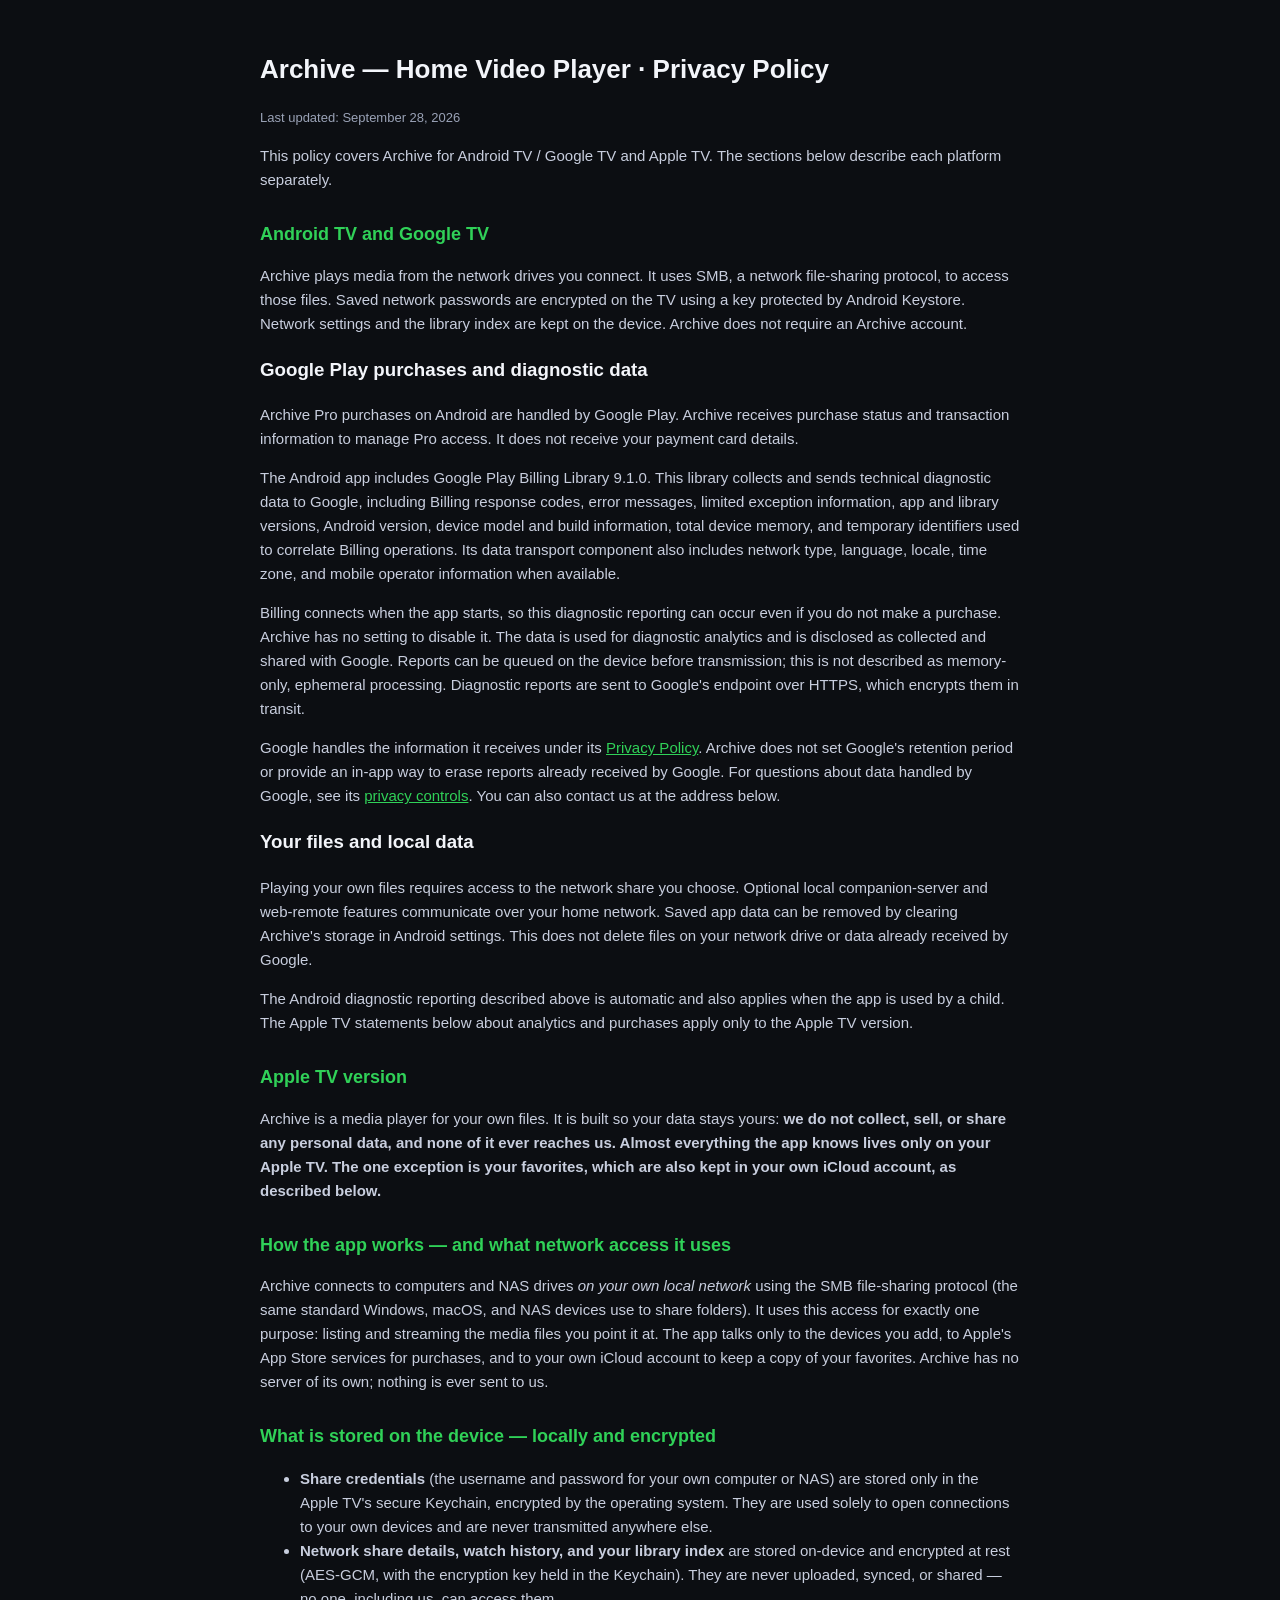
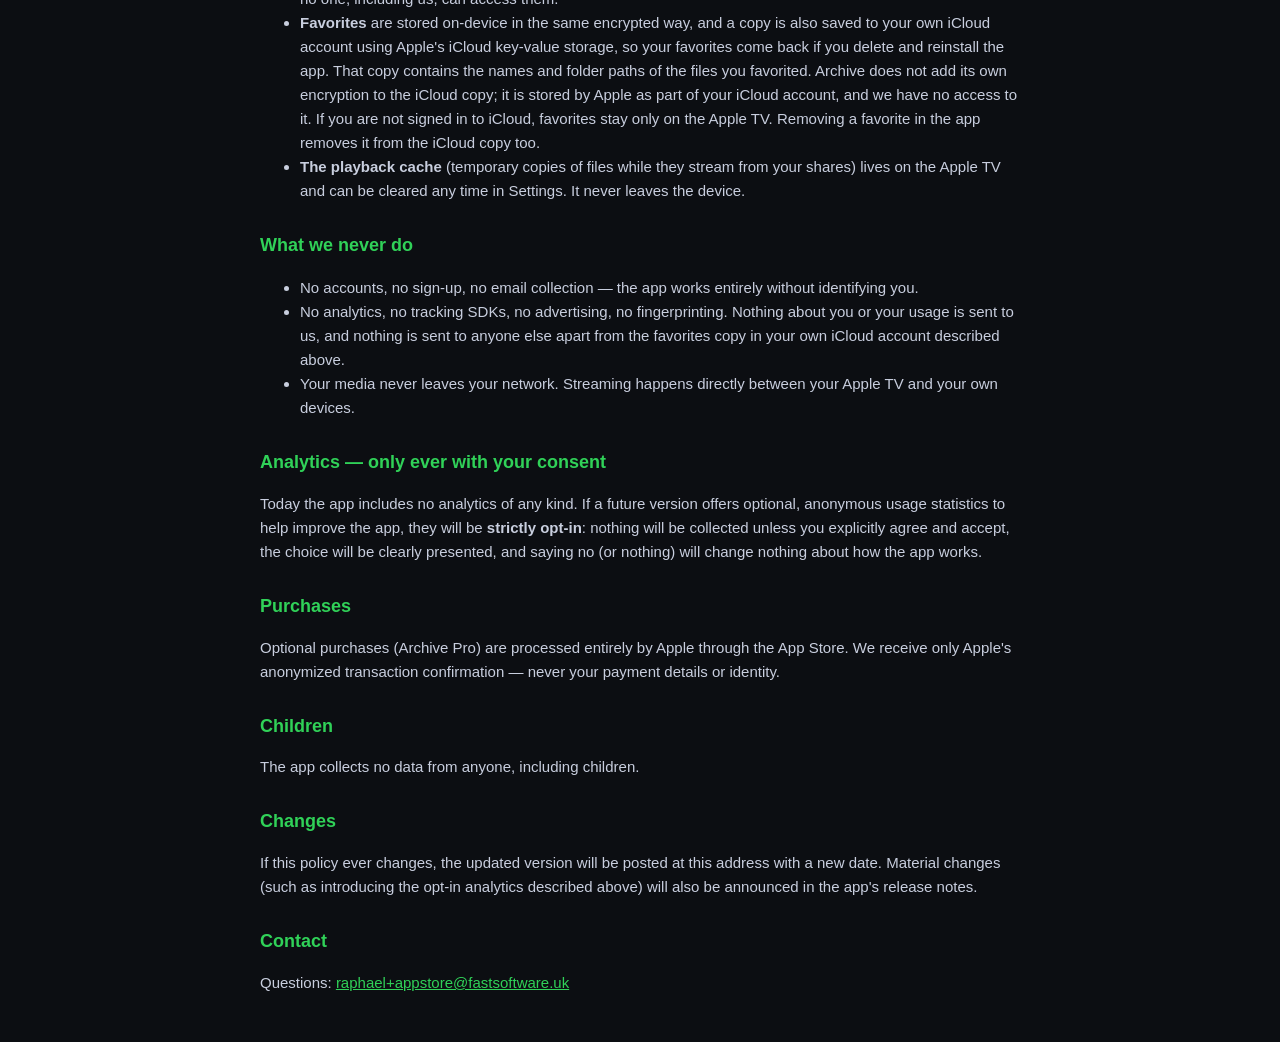
<file: privacy.html>
<!doctype html><html lang="en"><head><meta charset="utf-8"><meta name="viewport" content="width=device-width,initial-scale=1">
<title>Archive — Privacy Policy</title><style>
body{background:#0c0e12;color:#f3f5fa;font-family:-apple-system,Segoe UI,Roboto,sans-serif;margin:0;padding:32px;line-height:1.6}
main{max-width:760px;margin:0 auto} h1{font-size:26px} h2{font-size:18px;margin-top:28px;color:#30d158} p,li{color:#c8cede;font-size:15px}
.updated{color:#9aa2b6;font-size:13px} a{color:#30d158}</style></head><body><main>
<h1>Archive — Home Video Player · Privacy Policy</h1>
<p class="updated">Last updated: September 28, 2026</p>
<p>This policy covers Archive for Android TV / Google TV and Apple TV. The sections below describe each platform separately.</p>

<section id="android-tv">
<h2>Android TV and Google TV</h2>
<p>Archive plays media from the network drives you connect. It uses SMB, a network file-sharing protocol, to access those files. Saved network passwords are encrypted on the TV using a key protected by Android Keystore. Network settings and the library index are kept on the device. Archive does not require an Archive account.</p>

<h3>Google Play purchases and diagnostic data</h3>
<p>Archive Pro purchases on Android are handled by Google Play. Archive receives purchase status and transaction information to manage Pro access. It does not receive your payment card details.</p>
<p>The Android app includes Google Play Billing Library 9.1.0. This library collects and sends technical diagnostic data to Google, including Billing response codes, error messages, limited exception information, app and library versions, Android version, device model and build information, total device memory, and temporary identifiers used to correlate Billing operations. Its data transport component also includes network type, language, locale, time zone, and mobile operator information when available.</p>
<p>Billing connects when the app starts, so this diagnostic reporting can occur even if you do not make a purchase. Archive has no setting to disable it. The data is used for diagnostic analytics and is disclosed as collected and shared with Google. Reports can be queued on the device before transmission; this is not described as memory-only, ephemeral processing. Diagnostic reports are sent to Google's endpoint over HTTPS, which encrypts them in transit.</p>
<p>Google handles the information it receives under its <a href="https://policies.google.com/privacy">Privacy Policy</a>. Archive does not set Google's retention period or provide an in-app way to erase reports already received by Google. For questions about data handled by Google, see its <a href="https://policies.google.com/privacy#infochoices">privacy controls</a>. You can also contact us at the address below.</p>

<h3>Your files and local data</h3>
<p>Playing your own files requires access to the network share you choose. Optional local companion-server and web-remote features communicate over your home network. Saved app data can be removed by clearing Archive's storage in Android settings. This does not delete files on your network drive or data already received by Google.</p>
<p>The Android diagnostic reporting described above is automatic and also applies when the app is used by a child. The Apple TV statements below about analytics and purchases apply only to the Apple TV version.</p>
</section>

<section id="apple-tv">
<h2>Apple TV version</h2>
<p>Archive is a media player for your own files. It is built so your data stays yours: <strong>we do not collect, sell, or share any personal data, and none of it ever reaches us. Almost everything the app knows lives only on your Apple TV. The one exception is your favorites, which are also kept in your own iCloud account, as described below.</strong></p>

<h2>How the app works — and what network access it uses</h2>
<p>Archive connects to computers and NAS drives <em>on your own local network</em> using the SMB file-sharing protocol (the same standard Windows, macOS, and NAS devices use to share folders). It uses this access for exactly one purpose: listing and streaming the media files you point it at. The app talks only to the devices you add, to Apple's App Store services for purchases, and to your own iCloud account to keep a copy of your favorites. Archive has no server of its own; nothing is ever sent to us.</p>

<h2>What is stored on the device — locally and encrypted</h2>
<ul>
<li><strong>Share credentials</strong> (the username and password for your own computer or NAS) are stored only in the Apple TV's secure Keychain, encrypted by the operating system. They are used solely to open connections to your own devices and are never transmitted anywhere else.</li>
<li><strong>Network share details, watch history, and your library index</strong> are stored on-device and encrypted at rest (AES-GCM, with the encryption key held in the Keychain). They are never uploaded, synced, or shared — no one, including us, can access them.</li>
<li><strong>Favorites</strong> are stored on-device in the same encrypted way, and a copy is also saved to your own iCloud account using Apple's iCloud key-value storage, so your favorites come back if you delete and reinstall the app. That copy contains the names and folder paths of the files you favorited. Archive does not add its own encryption to the iCloud copy; it is stored by Apple as part of your iCloud account, and we have no access to it. If you are not signed in to iCloud, favorites stay only on the Apple TV. Removing a favorite in the app removes it from the iCloud copy too.</li>
<li><strong>The playback cache</strong> (temporary copies of files while they stream from your shares) lives on the Apple TV and can be cleared any time in Settings. It never leaves the device.</li>
</ul>

<h2>What we never do</h2>
<ul>
<li>No accounts, no sign-up, no email collection — the app works entirely without identifying you.</li>
<li>No analytics, no tracking SDKs, no advertising, no fingerprinting. Nothing about you or your usage is sent to us, and nothing is sent to anyone else apart from the favorites copy in your own iCloud account described above.</li>
<li>Your media never leaves your network. Streaming happens directly between your Apple TV and your own devices.</li>
</ul>

<h2>Analytics — only ever with your consent</h2>
<p>Today the app includes no analytics of any kind. If a future version offers optional, anonymous usage statistics to help improve the app, they will be <strong>strictly opt-in</strong>: nothing will be collected unless you explicitly agree and accept, the choice will be clearly presented, and saying no (or nothing) will change nothing about how the app works.</p>

<h2>Purchases</h2>
<p>Optional purchases (Archive Pro) are processed entirely by Apple through the App Store. We receive only Apple's anonymized transaction confirmation — never your payment details or identity.</p>

<h2>Children</h2>
<p>The app collects no data from anyone, including children.</p>

<h2>Changes</h2>
<p>If this policy ever changes, the updated version will be posted at this address with a new date. Material changes (such as introducing the opt-in analytics described above) will also be announced in the app's release notes.</p>

</section>
<h2>Contact</h2>
<p>Questions: <a href="mailto:raphael+appstore@fastsoftware.uk">raphael+appstore@fastsoftware.uk</a></p>
</main></body></html>
</file>
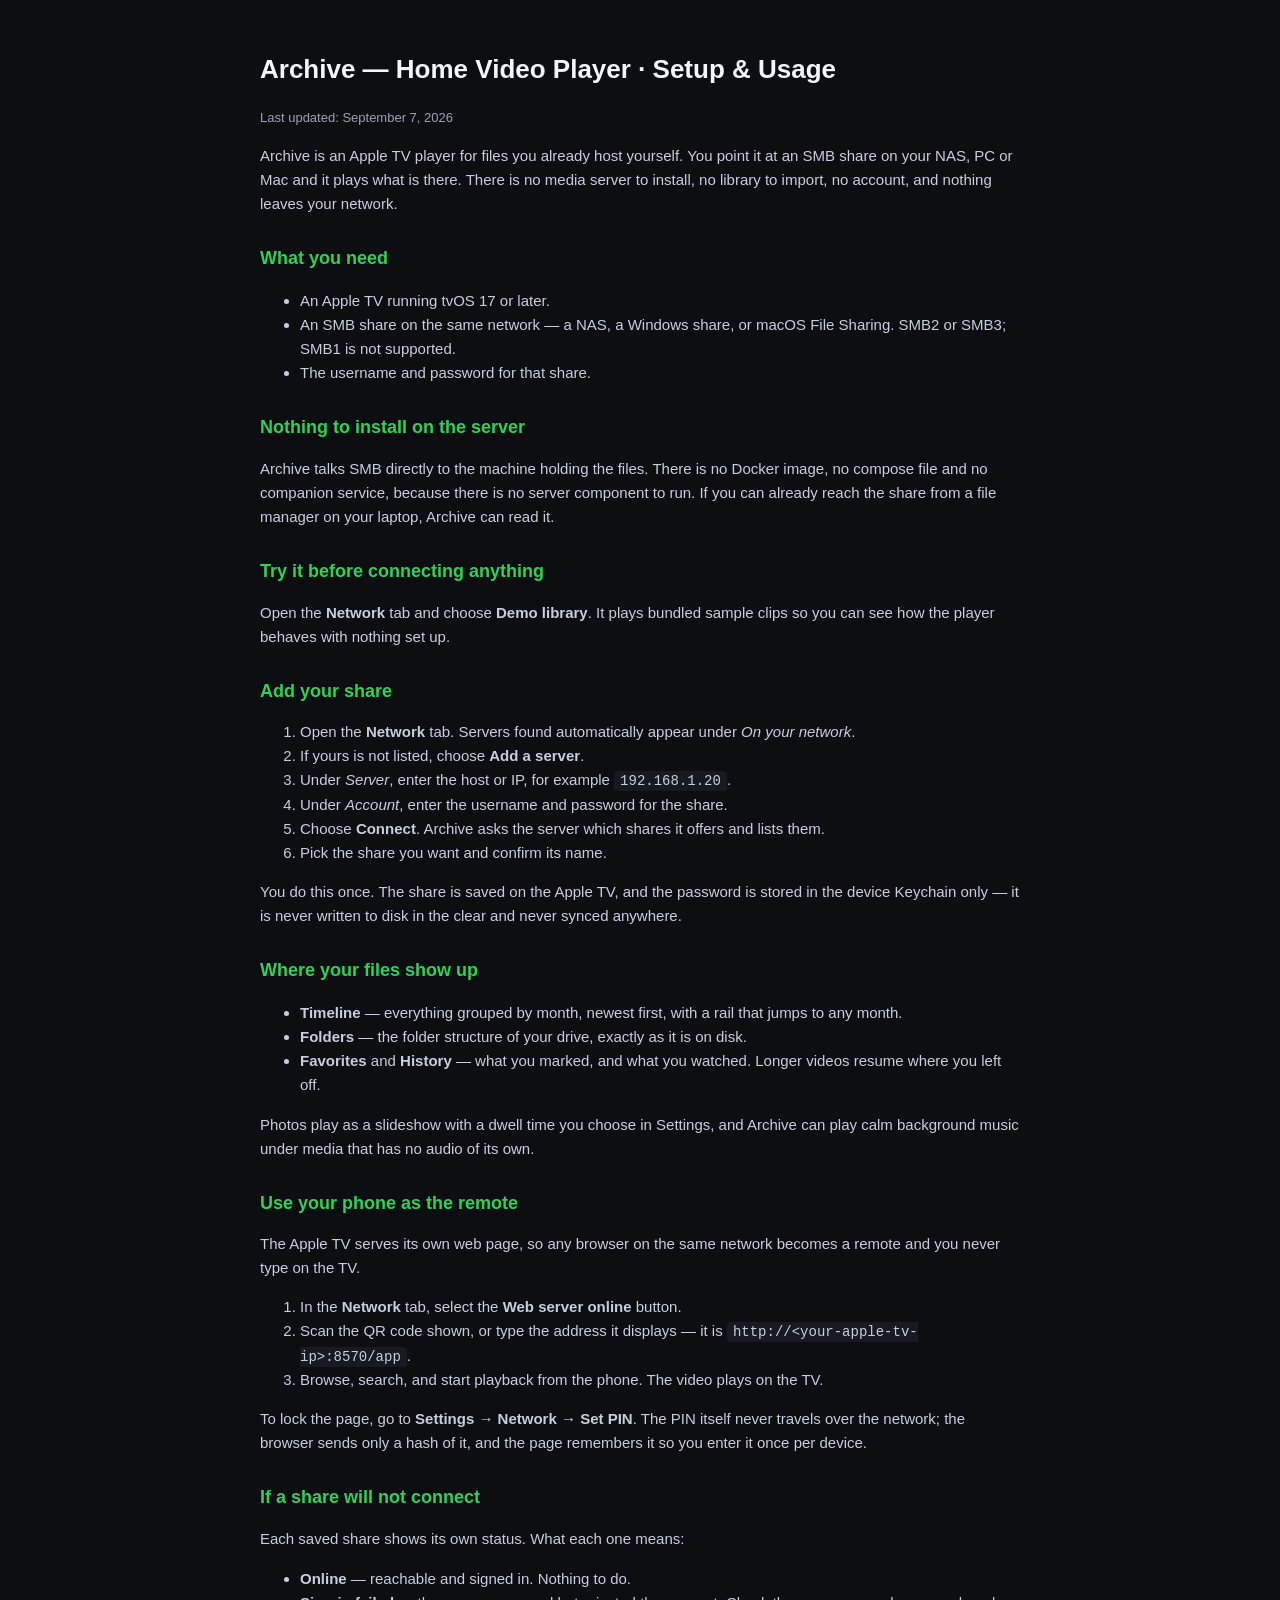
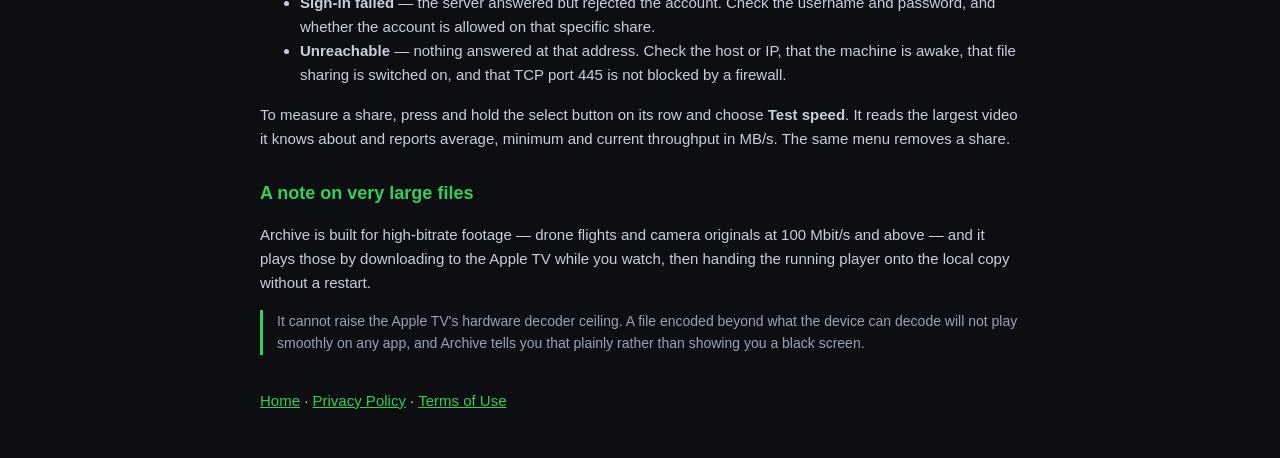
<file: setup.html>
<!doctype html><html lang="en"><head><meta charset="utf-8"><meta name="viewport" content="width=device-width,initial-scale=1">
<title>Set Up Archive with an SMB Share on Apple TV</title>
<meta name="description" content="Connect Archive on Apple TV to an SMB share on a NAS, Mac or PC. Follow the setup steps and troubleshoot sign-in or network problems.">
<link rel="canonical" href="https://raphaelbgr.github.io/archive-legal/setup.html"><style>
body{background:#0c0e12;color:#f3f5fa;font-family:-apple-system,Segoe UI,Roboto,sans-serif;margin:0;padding:32px;line-height:1.6}
main{max-width:760px;margin:0 auto} h1{font-size:26px} h2{font-size:18px;margin-top:28px;color:#30d158} p,li{color:#c8cede;font-size:15px}
.updated{color:#9aa2b6;font-size:13px} a{color:#30d158} code{background:#171a21;padding:2px 6px;border-radius:4px;font-size:14px}
ol{color:#c8cede;font-size:15px} .note{border-left:3px solid #30d158;padding-left:14px;color:#9aa2b6;font-size:14px}</style></head><body><main>
<h1>Archive — Home Video Player · Setup &amp; Usage</h1>
<p class="updated">Last updated: September 7, 2026</p>

<p>Archive is an Apple TV player for files you already host yourself. You point it at an SMB share on your NAS, PC or Mac and it plays what is there. There is no media server to install, no library to import, no account, and nothing leaves your network.</p>

<h2>What you need</h2>
<ul>
<li>An Apple TV running tvOS 17 or later.</li>
<li>An SMB share on the same network — a NAS, a Windows share, or macOS File Sharing. SMB2 or SMB3; SMB1 is not supported.</li>
<li>The username and password for that share.</li>
</ul>

<h2>Nothing to install on the server</h2>
<p>Archive talks SMB directly to the machine holding the files. There is no Docker image, no compose file and no companion service, because there is no server component to run. If you can already reach the share from a file manager on your laptop, Archive can read it.</p>

<h2>Try it before connecting anything</h2>
<p>Open the <strong>Network</strong> tab and choose <strong>Demo library</strong>. It plays bundled sample clips so you can see how the player behaves with nothing set up.</p>

<h2>Add your share</h2>
<ol>
<li>Open the <strong>Network</strong> tab. Servers found automatically appear under <em>On your network</em>.</li>
<li>If yours is not listed, choose <strong>Add a server</strong>.</li>
<li>Under <em>Server</em>, enter the host or IP, for example <code>192.168.1.20</code>.</li>
<li>Under <em>Account</em>, enter the username and password for the share.</li>
<li>Choose <strong>Connect</strong>. Archive asks the server which shares it offers and lists them.</li>
<li>Pick the share you want and confirm its name.</li>
</ol>
<p>You do this once. The share is saved on the Apple TV, and the password is stored in the device Keychain only — it is never written to disk in the clear and never synced anywhere.</p>

<h2>Where your files show up</h2>
<ul>
<li><strong>Timeline</strong> — everything grouped by month, newest first, with a rail that jumps to any month.</li>
<li><strong>Folders</strong> — the folder structure of your drive, exactly as it is on disk.</li>
<li><strong>Favorites</strong> and <strong>History</strong> — what you marked, and what you watched. Longer videos resume where you left off.</li>
</ul>
<p>Photos play as a slideshow with a dwell time you choose in Settings, and Archive can play calm background music under media that has no audio of its own.</p>

<h2>Use your phone as the remote</h2>
<p>The Apple TV serves its own web page, so any browser on the same network becomes a remote and you never type on the TV.</p>
<ol>
<li>In the <strong>Network</strong> tab, select the <strong>Web server online</strong> button.</li>
<li>Scan the QR code shown, or type the address it displays — it is <code>http://&lt;your-apple-tv-ip&gt;:8570/app</code>.</li>
<li>Browse, search, and start playback from the phone. The video plays on the TV.</li>
</ol>
<p>To lock the page, go to <strong>Settings → Network → Set PIN</strong>. The PIN itself never travels over the network; the browser sends only a hash of it, and the page remembers it so you enter it once per device.</p>

<h2>If a share will not connect</h2>
<p>Each saved share shows its own status. What each one means:</p>
<ul>
<li><strong>Online</strong> — reachable and signed in. Nothing to do.</li>
<li><strong>Sign-in failed</strong> — the server answered but rejected the account. Check the username and password, and whether the account is allowed on that specific share.</li>
<li><strong>Unreachable</strong> — nothing answered at that address. Check the host or IP, that the machine is awake, that file sharing is switched on, and that TCP port 445 is not blocked by a firewall.</li>
</ul>
<p>To measure a share, press and hold the select button on its row and choose <strong>Test speed</strong>. It reads the largest video it knows about and reports average, minimum and current throughput in MB/s. The same menu removes a share.</p>

<h2>A note on very large files</h2>
<p>Archive is built for high-bitrate footage — drone flights and camera originals at 100 Mbit/s and above — and it plays those by downloading to the Apple TV while you watch, then handing the running player onto the local copy without a restart.</p>
<p class="note">It cannot raise the Apple TV's hardware decoder ceiling. A file encoded beyond what the device can decode will not play smoothly on any app, and Archive tells you that plainly rather than showing you a black screen.</p>

<p style="margin-top:34px"><a href="index.html">Home</a> · <a href="privacy.html">Privacy Policy</a> · <a href="terms.html">Terms of Use</a></p>
</main></body></html>
</file>
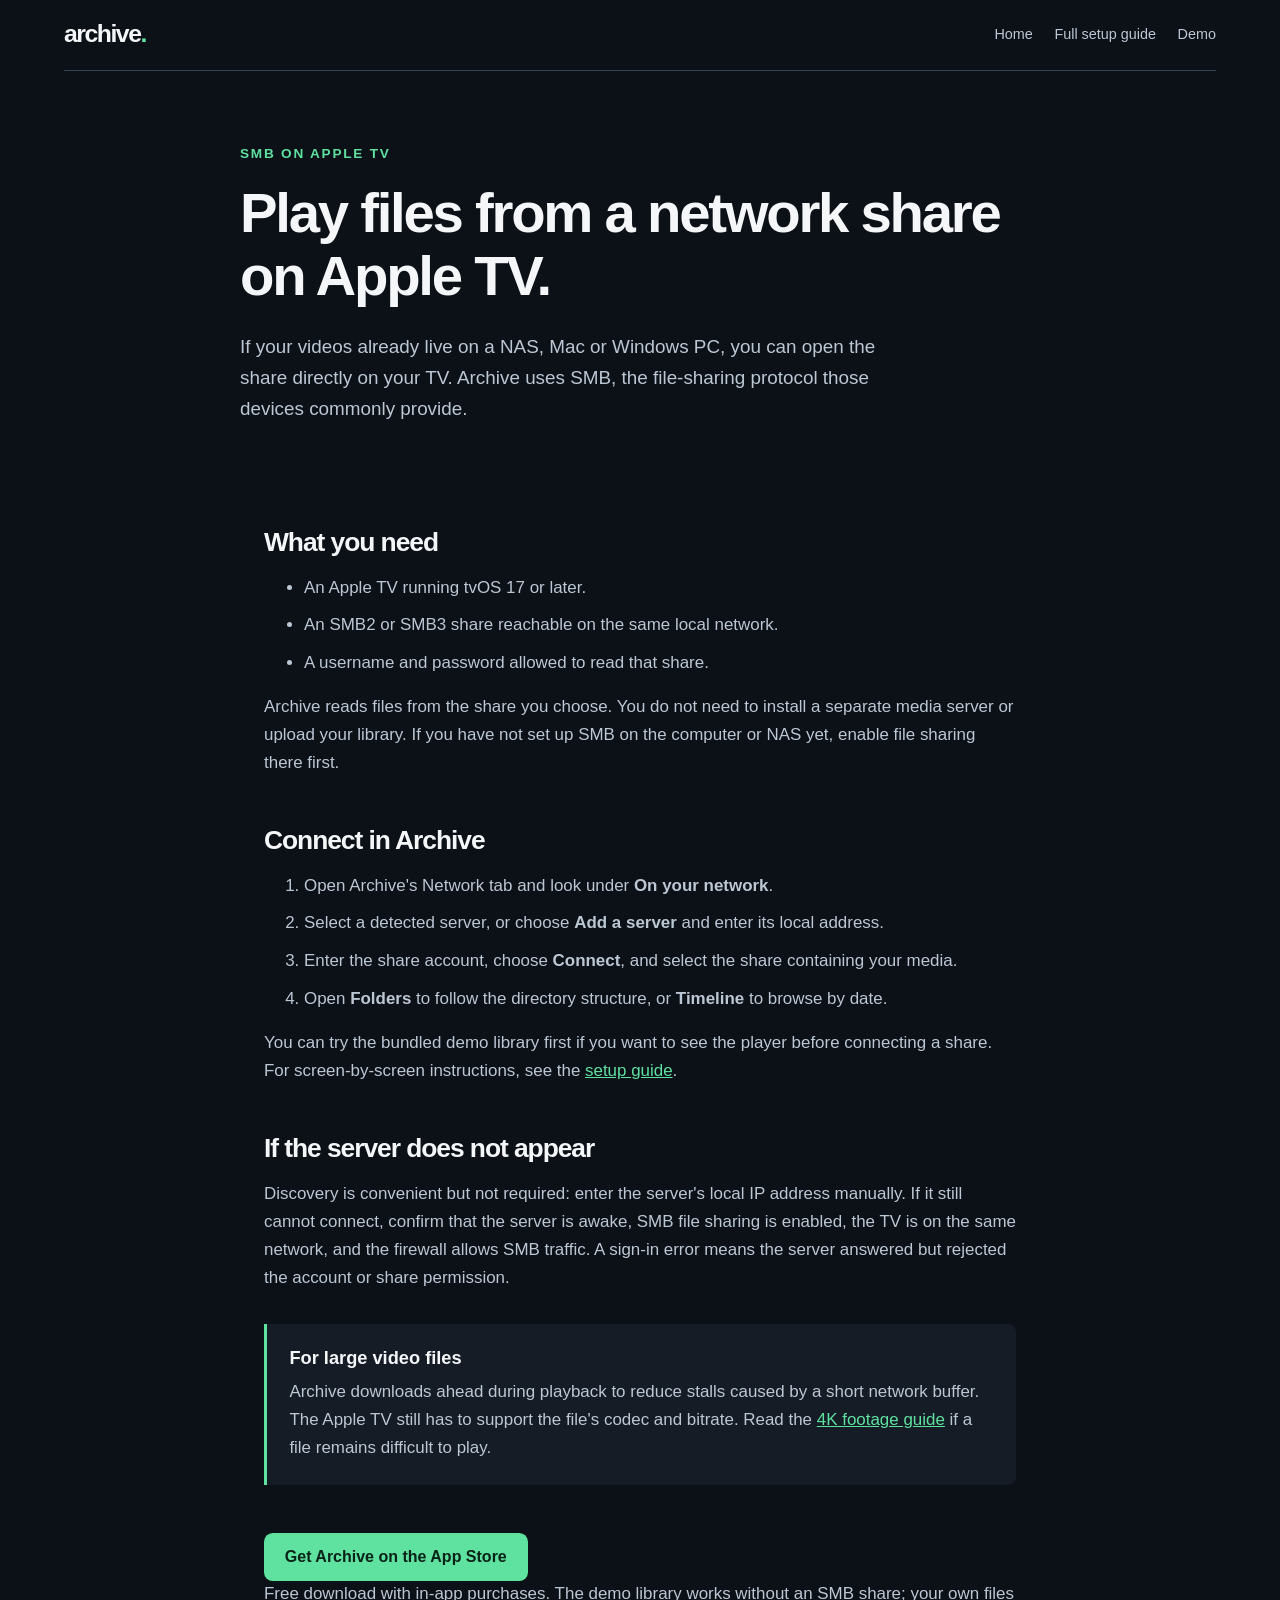
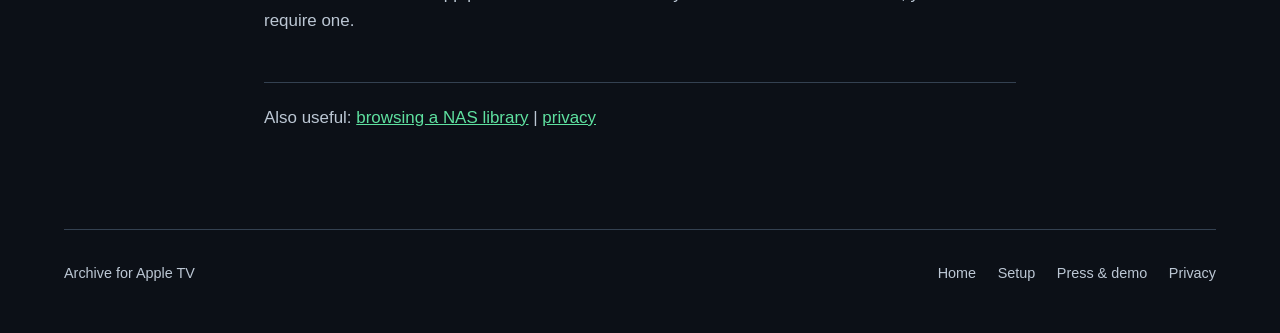
<file: smb-player-apple-tv.html>
<!doctype html>
<html lang="en">
<head>
  <meta charset="utf-8">
  <meta name="viewport" content="width=device-width, initial-scale=1">
  <title>How to Play an SMB Share on Apple TV | Archive</title>
  <meta name="description" content="Connect an SMB share on a NAS, Mac or Windows PC to Apple TV with Archive. See the requirements, setup steps, and what to check if your share is missing.">
  <link rel="canonical" href="https://raphaelbgr.github.io/archive-legal/smb-player-apple-tv.html">
  <link rel="stylesheet" href="styles.css">
  <meta property="og:type" content="article">
  <meta property="og:title" content="How to play an SMB share on Apple TV">
  <meta property="og:description" content="Connect your NAS, Mac or Windows SMB share and play your own files on Apple TV.">
  <meta property="og:url" content="https://raphaelbgr.github.io/archive-legal/smb-player-apple-tv.html">
  <meta property="og:image" content="https://raphaelbgr.github.io/archive-legal/press/archive-6tv-mosaic.jpg">
  <meta name="twitter:card" content="summary_large_image">
</head>
<body>
  <header class="site-header wrap"><a class="brand" href="./" aria-label="Archive home">archive<span>.</span></a><nav aria-label="Main navigation"><a href="./">Home</a><a href="setup.html">Full setup guide</a><a href="press/">Demo</a></nav></header>
  <main>
    <header class="article-header wrap"><p class="eyebrow">SMB on Apple TV</p><h1>Play files from a network share on Apple TV.</h1><p class="lead">If your videos already live on a NAS, Mac or Windows PC, you can open the share directly on your TV. Archive uses SMB, the file-sharing protocol those devices commonly provide.</p></header>
    <article class="article wrap">
      <h2>What you need</h2>
      <ul><li>An Apple TV running tvOS 17 or later.</li><li>An SMB2 or SMB3 share reachable on the same local network.</li><li>A username and password allowed to read that share.</li></ul>
      <p>Archive reads files from the share you choose. You do not need to install a separate media server or upload your library. If you have not set up SMB on the computer or NAS yet, enable file sharing there first.</p>
      <h2>Connect in Archive</h2>
      <ol><li>Open Archive's Network tab and look under <strong>On your network</strong>.</li><li>Select a detected server, or choose <strong>Add a server</strong> and enter its local address.</li><li>Enter the share account, choose <strong>Connect</strong>, and select the share containing your media.</li><li>Open <strong>Folders</strong> to follow the directory structure, or <strong>Timeline</strong> to browse by date.</li></ol>
      <p>You can try the bundled demo library first if you want to see the player before connecting a share. For screen-by-screen instructions, see the <a href="setup.html">setup guide</a>.</p>
      <h2>If the server does not appear</h2>
      <p>Discovery is convenient but not required: enter the server's local IP address manually. If it still cannot connect, confirm that the server is awake, SMB file sharing is enabled, the TV is on the same network, and the firewall allows SMB traffic. A sign-in error means the server answered but rejected the account or share permission.</p>
      <div class="callout"><h3>For large video files</h3><p>Archive downloads ahead during playback to reduce stalls caused by a short network buffer. The Apple TV still has to support the file's codec and bitrate. Read the <a href="4k-drone-footage-apple-tv.html">4K footage guide</a> if a file remains difficult to play.</p></div>
      <a class="button" href="https://apps.apple.com/us/app/archive-home-video-player/id6781049173">Get Archive on the App Store</a>
      <p class="small">Free download with in-app purchases. The demo library works without an SMB share; your own files require one.</p>
      <p class="article-links">Also useful: <a href="nas-video-library-apple-tv.html">browsing a NAS library</a> | <a href="privacy.html">privacy</a></p>
    </article>
  </main>
  <footer class="site-footer wrap"><span>Archive for Apple TV</span><nav aria-label="Footer navigation"><a href="./">Home</a><a href="setup.html">Setup</a><a href="press/">Press &amp; demo</a><a href="privacy.html">Privacy</a></nav></footer>
</body>
</html>
</file>
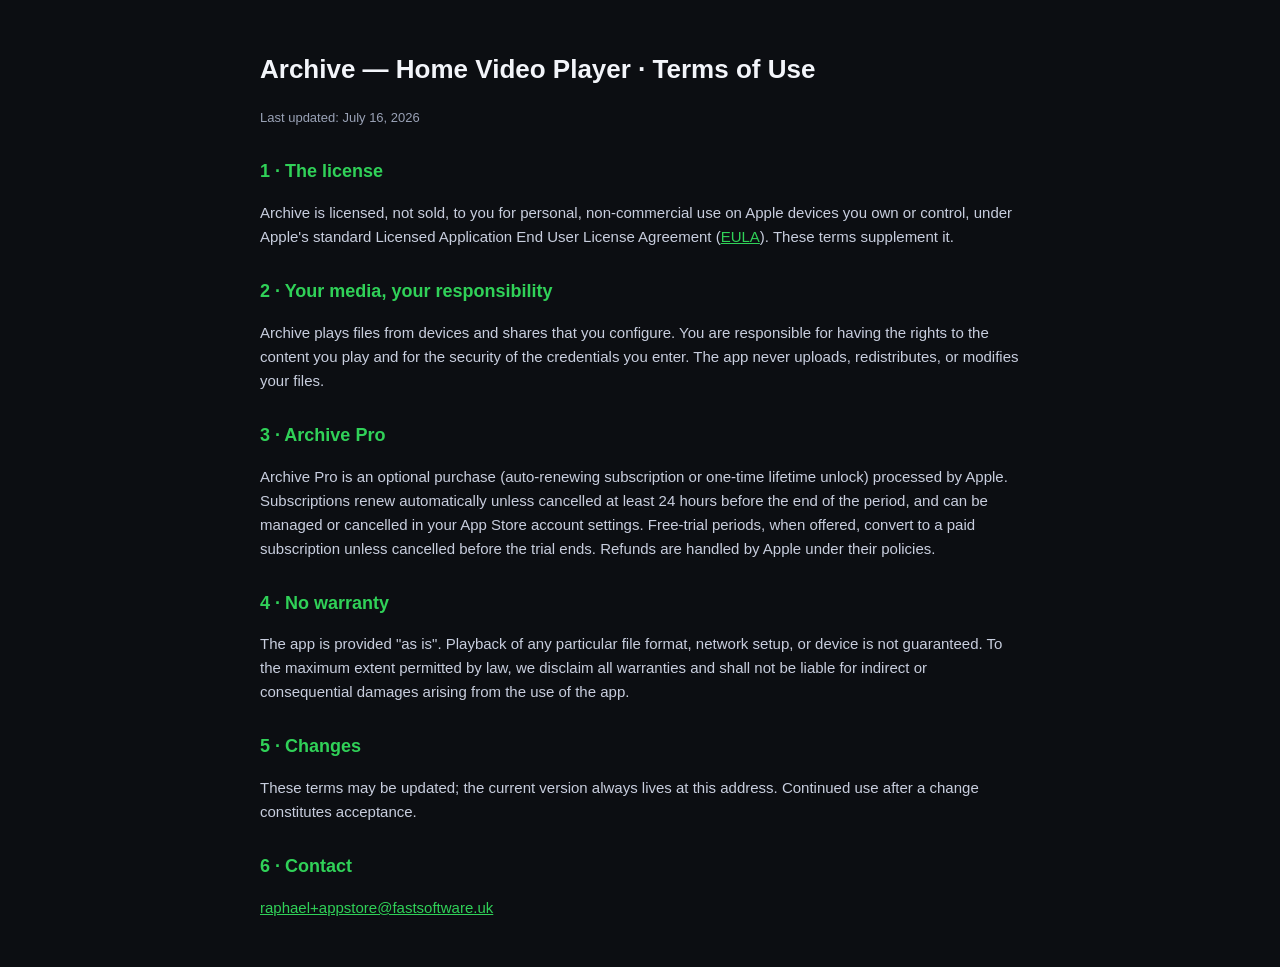
<file: terms.html>
<!doctype html><html lang="en"><head><meta charset="utf-8"><meta name="viewport" content="width=device-width,initial-scale=1">
<title>Archive — Terms of Use</title><style>
body{background:#0c0e12;color:#f3f5fa;font-family:-apple-system,Segoe UI,Roboto,sans-serif;margin:0;padding:32px;line-height:1.6}
main{max-width:760px;margin:0 auto} h1{font-size:26px} h2{font-size:18px;margin-top:28px;color:#30d158} p,li{color:#c8cede;font-size:15px}
.updated{color:#9aa2b6;font-size:13px} a{color:#30d158}</style></head><body><main>
<h1>Archive — Home Video Player · Terms of Use</h1>
<p class="updated">Last updated: July 16, 2026</p>
<h2>1 · The license</h2>
<p>Archive is licensed, not sold, to you for personal, non-commercial use on Apple devices you own or control, under Apple's standard Licensed Application End User License Agreement (<a href="https://www.apple.com/legal/internet-services/itunes/dev/stdeula/">EULA</a>). These terms supplement it.</p>
<h2>2 · Your media, your responsibility</h2>
<p>Archive plays files from devices and shares that you configure. You are responsible for having the rights to the content you play and for the security of the credentials you enter. The app never uploads, redistributes, or modifies your files.</p>
<h2>3 · Archive Pro</h2>
<p>Archive Pro is an optional purchase (auto-renewing subscription or one-time lifetime unlock) processed by Apple. Subscriptions renew automatically unless cancelled at least 24 hours before the end of the period, and can be managed or cancelled in your App Store account settings. Free-trial periods, when offered, convert to a paid subscription unless cancelled before the trial ends. Refunds are handled by Apple under their policies.</p>
<h2>4 · No warranty</h2>
<p>The app is provided "as is". Playback of any particular file format, network setup, or device is not guaranteed. To the maximum extent permitted by law, we disclaim all warranties and shall not be liable for indirect or consequential damages arising from the use of the app.</p>
<h2>5 · Changes</h2>
<p>These terms may be updated; the current version always lives at this address. Continued use after a change constitutes acceptance.</p>
<h2>6 · Contact</h2>
<p><a href="mailto:raphael+appstore@fastsoftware.uk">raphael+appstore@fastsoftware.uk</a></p>
</main></body></html>
</file>
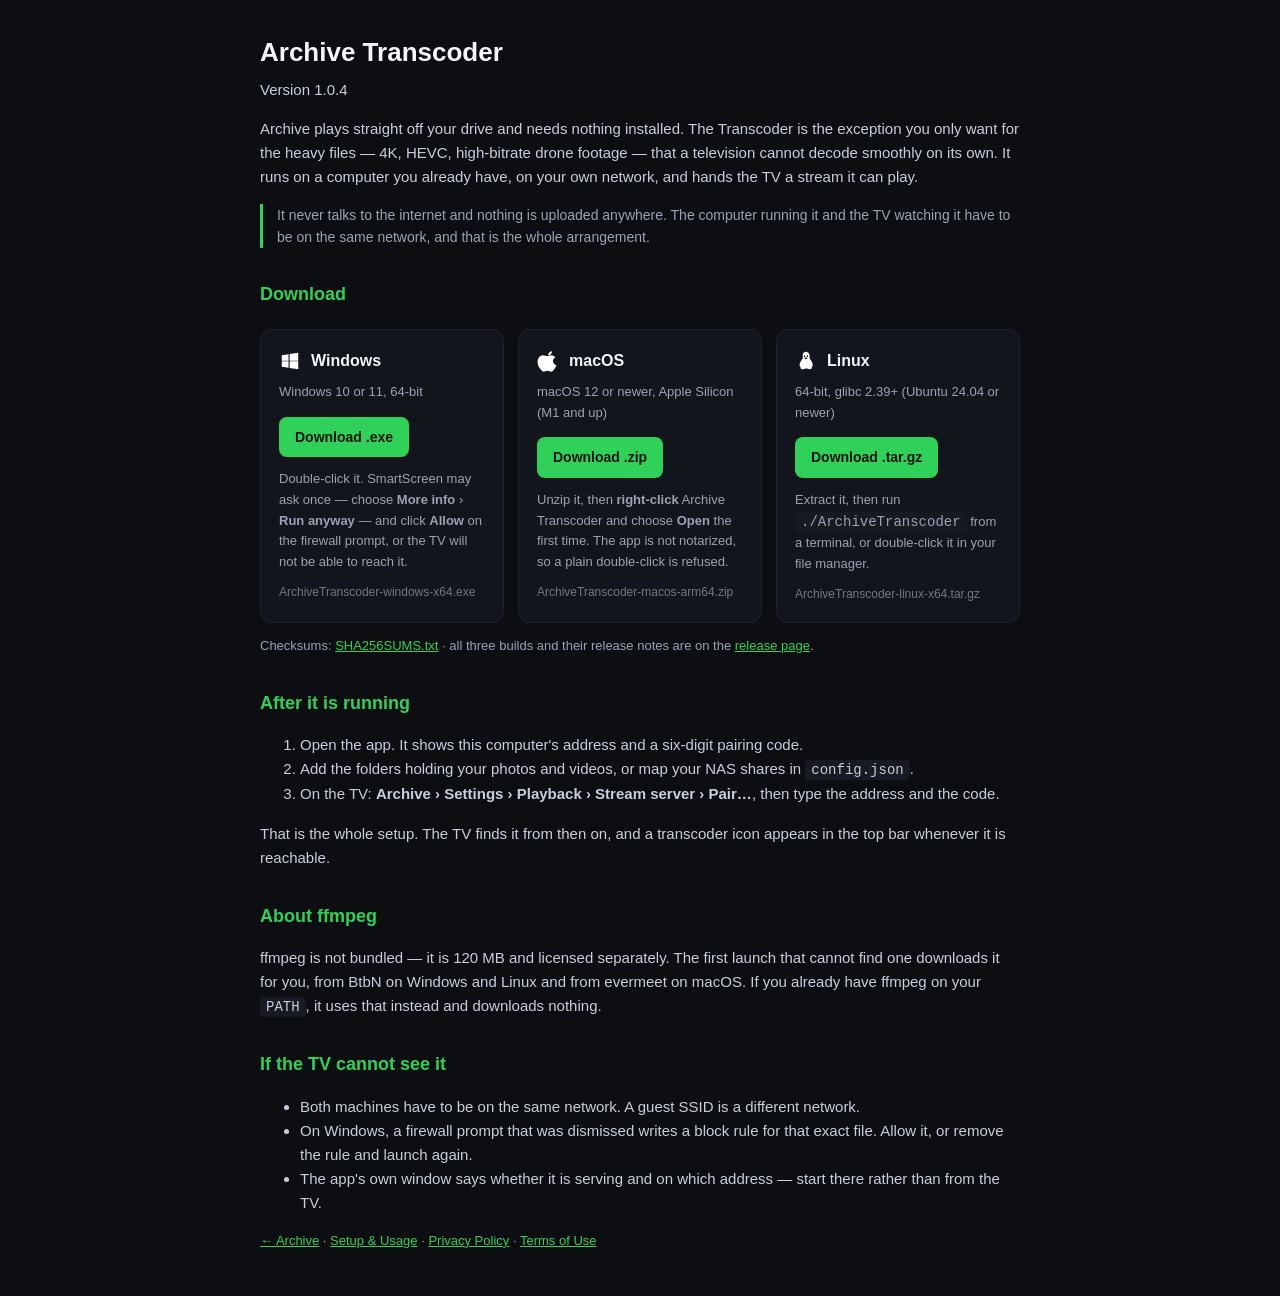
<file: transcoder.html>
<!doctype html><html lang="en"><head><meta charset="utf-8"><meta name="viewport" content="width=device-width,initial-scale=1">
<title>Archive — Transcoder downloads</title>
<meta name="description" content="Download the Archive Transcoder for Windows, macOS or Linux. It runs on a computer on your own network and streams heavy video to the Archive app on your TV.">
<style>
body{background:#0c0e12;color:#f3f5fa;font-family:-apple-system,Segoe UI,Roboto,sans-serif;margin:0;padding:32px;line-height:1.6}
main{max-width:760px;margin:0 auto}
h1{font-size:26px;margin:0 0 4px}
h2{font-size:18px;margin-top:32px;color:#30d158}
p,li{color:#c8cede;font-size:15px}
a{color:#30d158}
code{background:#171a21;padding:2px 6px;border-radius:4px;font-size:14px}
.updated{color:#9aa2b6;font-size:13px}
.lead{margin:0 0 8px}
.note{border-left:3px solid #30d158;padding-left:14px;color:#9aa2b6;font-size:14px}

/* One card per operating system. Grid rather than flex so the three stay the
   same width on a desktop and stack cleanly on a phone. */
.grid{display:grid;grid-template-columns:repeat(auto-fit,minmax(215px,1fr));gap:14px;margin:20px 0 8px}
.card{background:#12151c;border:1px solid #1e232e;border-radius:12px;padding:18px}
.card h3{margin:0;font-size:16px;color:#f3f5fa;display:flex;align-items:center;gap:10px}
/* The glyphs are pure white on purpose: three different brand colours in a row
   reads as clutter, and white sits evenly on this background. */
.card h3 svg{width:22px;height:22px;fill:#fff;flex:none}
.card .req{color:#9aa2b6;font-size:13px;margin:8px 0 14px}
.dl{display:inline-block;background:#30d158;color:#08130c;font-weight:600;font-size:14px;
    padding:9px 16px;border-radius:8px;text-decoration:none}
.dl:hover{background:#3ae066}
.card .run{color:#9aa2b6;font-size:13px;margin:12px 0 0}
.file{display:block;color:#6f7789;font-size:12px;margin-top:10px;word-break:break-all}
</style></head><body><main>

<h1>Archive Transcoder</h1>
<p class="lead">Version 1.0.4</p>
<p>Archive plays straight off your drive and needs nothing installed. The Transcoder is the
exception you only want for the heavy files — 4K, HEVC, high-bitrate drone footage — that a
television cannot decode smoothly on its own. It runs on a computer you already have, on your
own network, and hands the TV a stream it can play.</p>

<p class="note">It never talks to the internet and nothing is uploaded anywhere. The computer
running it and the TV watching it have to be on the same network, and that is the whole
arrangement.</p>

<h2>Download</h2>

<div class="grid">

  <div class="card">
    <h3>
      <svg viewBox="0 0 24 24" aria-hidden="true"><path d="M3 5.6l7.4-1v7.1H3V5.6zm0 12.8l7.4 1v-7h-7.4v6zM11.6 4.4L21 3.1v8.6h-9.4V4.4zm0 15.2L21 20.9v-8.5h-9.4v7.2z"/></svg>
      Windows
    </h3>
    <p class="req">Windows 10 or 11, 64-bit</p>
    <a class="dl" href="https://github.com/raphaelbgr/archive-legal/releases/download/transcoder-v1.0.4/ArchiveTranscoder-windows-x64.exe">Download .exe</a>
    <p class="run">Double-click it. SmartScreen may ask once — choose <strong>More info</strong> ›
    <strong>Run anyway</strong> — and click <strong>Allow</strong> on the firewall prompt, or the
    TV will not be able to reach it.</p>
    <span class="file">ArchiveTranscoder-windows-x64.exe</span>
  </div>

  <div class="card">
    <h3>
      <svg viewBox="0 0 24 24" aria-hidden="true"><path d="M16.4 1.4c0 1.1-.4 2.2-1.1 3-.8.9-2.1 1.6-3.1 1.5-.1-1.1.4-2.3 1.1-3 .8-.8 2.1-1.5 3.1-1.5zm4.5 15.7c-.5 1.3-.8 1.8-1.5 3-1 1.6-2.4 3.5-4.1 3.5-1.5 0-1.9-1-4-1s-2.5 1-4 1c-1.7 0-3-1.8-4-3.3C.4 16.4 0 11.3 1.7 8.6c1.2-1.9 3.1-3 4.9-3 1.8 0 3 1 4.5 1 1.4 0 2.3-1 4.4-1 1.6 0 3.3.9 4.5 2.4-3.9 2.2-3.3 7.8 1.9 9.1z"/></svg>
      macOS
    </h3>
    <p class="req">macOS 12 or newer, Apple Silicon (M1 and up)</p>
    <a class="dl" href="https://github.com/raphaelbgr/archive-legal/releases/download/transcoder-v1.0.4/ArchiveTranscoder-macos-arm64.zip">Download .zip</a>
    <p class="run">Unzip it, then <strong>right-click</strong> Archive Transcoder and choose
    <strong>Open</strong> the first time. The app is not notarized, so a plain double-click is
    refused.</p>
    <span class="file">ArchiveTranscoder-macos-arm64.zip</span>
  </div>

  <div class="card">
    <h3>
      <svg viewBox="0 0 24 24" aria-hidden="true"><path d="M12 2c-2.2 0-3.6 1.7-3.6 3.9 0 1 .2 1.7.2 2.4 0 .9-.6 1.7-1.3 2.7C6.3 12.4 5 14.2 5 16.3c0 1.1.5 1.8 1.2 2.2-.2.5-.3 1-.1 1.4.3.6 1 .9 2 1 1.2.2 2.4-.1 2.9-.6.4.1.8.1 1.2.1s.8 0 1.2-.1c.5.5 1.7.8 2.9.6 1-.1 1.7-.4 2-1 .2-.4.1-.9-.1-1.4.7-.4 1.2-1.1 1.2-2.2 0-2.1-1.3-3.9-2.3-5.3-.7-1-1.3-1.8-1.3-2.7 0-.7.2-1.4.2-2.4C15.6 3.7 14.2 2 12 2zm-1.6 3.6c.4 0 .8.5.8 1.1 0 .6-.4 1-.8 1s-.7-.4-.7-1 .3-1.1.7-1.1zm3.2 0c.4 0 .7.5.7 1.1 0 .6-.3 1-.7 1s-.8-.4-.8-1c0-.6.4-1.1.8-1.1zM12 8.3c.8 0 1.7.4 1.7.8 0 .4-.9.9-1.7.9s-1.7-.5-1.7-.9c0-.4.9-.8 1.7-.8z"/></svg>
      Linux
    </h3>
    <p class="req">64-bit, glibc 2.39+ (Ubuntu 24.04 or newer)</p>
    <a class="dl" href="https://github.com/raphaelbgr/archive-legal/releases/download/transcoder-v1.0.4/ArchiveTranscoder-linux-x64.tar.gz">Download .tar.gz</a>
    <p class="run">Extract it, then run <code>./ArchiveTranscoder</code> from a terminal, or
    double-click it in your file manager.</p>
    <span class="file">ArchiveTranscoder-linux-x64.tar.gz</span>
  </div>

</div>

<p class="updated">Checksums:
<a href="https://github.com/raphaelbgr/archive-legal/releases/download/transcoder-v1.0.4/SHA256SUMS.txt">SHA256SUMS.txt</a> ·
all three builds and their release notes are on the
<a href="https://github.com/raphaelbgr/archive-legal/releases/tag/transcoder-v1.0.4">release page</a>.</p>

<h2>After it is running</h2>
<ol>
<li>Open the app. It shows this computer's address and a six-digit pairing code.</li>
<li>Add the folders holding your photos and videos, or map your NAS shares in <code>config.json</code>.</li>
<li>On the TV: <strong>Archive › Settings › Playback › Stream server › Pair…</strong>, then type
the address and the code.</li>
</ol>
<p>That is the whole setup. The TV finds it from then on, and a transcoder icon appears in the
top bar whenever it is reachable.</p>

<h2>About ffmpeg</h2>
<p>ffmpeg is not bundled — it is 120 MB and licensed separately. The first launch that cannot
find one downloads it for you, from BtbN on Windows and Linux and from evermeet on macOS. If
you already have ffmpeg on your <code>PATH</code>, it uses that instead and downloads nothing.</p>

<h2>If the TV cannot see it</h2>
<ul>
<li>Both machines have to be on the same network. A guest SSID is a different network.</li>
<li>On Windows, a firewall prompt that was dismissed writes a block rule for that exact file. Allow
it, or remove the rule and launch again.</li>
<li>The app's own window says whether it is serving and on which address — start there rather than
from the TV.</li>
</ul>

<p class="updated"><a href="index.html">← Archive</a> · <a href="setup.html">Setup &amp; Usage</a> ·
<a href="privacy.html">Privacy Policy</a> · <a href="terms.html">Terms of Use</a></p>

</main></body></html>
</file>
<file: styles.css>
:root{color-scheme:dark;--bg:#0c1017;--surface:#151c26;--surface-2:#1b2633;--text:#f4f6f8;--muted:#bcc7d4;--line:#344151;--accent:#5fe1a0;--accent-dark:#092318}
*{box-sizing:border-box}
html{scroll-behavior:smooth}
body{margin:0;background:var(--bg);color:var(--text);font:1rem/1.65 -apple-system,BlinkMacSystemFont,"Segoe UI",sans-serif}
img,video{max-width:100%;height:auto}
a{color:var(--accent)}
a:focus-visible{outline:3px solid var(--accent);outline-offset:4px}
.wrap{width:min(100% - 2.5rem,72rem);margin-inline:auto}
.site-header,.site-footer{display:flex;align-items:center;justify-content:space-between;gap:1.5rem}
.site-header{padding-block:1.4rem;border-bottom:1px solid var(--line)}
.brand{font-size:1.55rem;font-weight:800;letter-spacing:-.06em;color:var(--text);text-decoration:none;line-height:1}
.brand span{color:var(--accent)}
nav{display:flex;flex-wrap:wrap;gap:.6rem 1.35rem}
nav a{font-size:.9rem;color:var(--muted);text-decoration:none}
nav a:hover,.text-link:hover{text-decoration:underline;color:var(--text)}
h1,h2,h3,p{margin-top:0}
h1,h2{letter-spacing:-.04em;line-height:1.12}
h1{font-size:clamp(2.6rem,5vw,4.9rem);margin-bottom:1.5rem}
h2{font-size:clamp(2rem,3.8vw,3.2rem);margin-bottom:1.2rem}
h3{font-size:1.14rem;line-height:1.3;margin-bottom:.55rem}
p{color:var(--muted)}
.eyebrow{font-size:.85rem;font-weight:700;letter-spacing:.13em;text-transform:uppercase;color:var(--accent);margin-bottom:1rem}
.lead{font-size:1.18rem;line-height:1.65;max-width:41rem}
.small{font-size:.86rem;line-height:1.55;color:var(--muted)}
.hero{padding-block:5.5rem 4.8rem}
.hero-copy{max-width:53rem}
.hero-media{margin:3.3rem 0 0;position:relative;overflow:hidden;border:1px solid var(--line);border-radius:1rem;background:#030506}
.hero-media img{display:block;width:100%}
.hero-media figcaption{position:absolute;right:1rem;bottom:1rem;background:#091017dd;padding:.25rem .7rem;border-radius:.3rem;font-size:.8rem}
.actions{display:flex;align-items:center;flex-wrap:wrap;gap:1rem 1.5rem;margin:2rem 0 1.1rem}
.button{display:inline-block;background:var(--accent);color:var(--accent-dark);padding:.82rem 1.3rem;border-radius:.55rem;text-decoration:none;font-weight:750;line-height:1.4}
.button:hover{background:#9af0bf}
.text-link{font-weight:650;text-underline-offset:.2rem}
.section{padding-block:5.3rem}
.section-heading{max-width:43rem;margin-bottom:2.3rem}
.steps,.cards{display:grid;grid-template-columns:repeat(3,minmax(0,1fr));gap:1rem}
.steps{list-style:none;padding:0;margin:0}
.steps li,.card{background:var(--surface);border:1px solid var(--line);border-radius:.8rem;padding:1.5rem}
.steps p,.card p{margin-bottom:0}
.step-num,.card span{color:var(--accent);font-size:.85rem;font-weight:750;letter-spacing:.08em;text-transform:uppercase}
.step-num{display:block;margin-bottom:2rem}
.feature-band{background:#101924;border-block:1px solid var(--line)}
.feature-grid{display:grid;grid-template-columns:1.1fr 1fr;gap:5rem}
.feature-grid>div:first-child>p:not(.eyebrow){max-width:35rem}
.feature-list{display:grid;gap:1.3rem}
.feature-list>div{border-bottom:1px solid var(--line);padding-bottom:1rem}
.feature-list p{margin-bottom:0}
.card{color:var(--text);text-decoration:none;display:flex;flex-direction:column;min-height:17rem}
.card:hover{border-color:var(--accent);background:var(--surface-2)}
.card h3{margin-top:1.3rem;font-size:1.25rem}
.card strong{color:var(--accent);margin-top:auto;padding-top:1.3rem}
.faq>div:not(.section-heading){border-top:1px solid var(--line);padding-top:1.4rem;max-width:46rem}
.faq>div:not(.section-heading)+div{margin-top:1.2rem}
.closing{padding-block:4rem 5rem;border-top:1px solid var(--line)}
.closing p{font-size:1.1rem}
.site-footer{padding-block:2rem 3rem;border-top:1px solid var(--line);font-size:.9rem;color:var(--muted)}
.article-header{padding-block:4.5rem 2.2rem;max-width:50rem}
.article-header h1{font-size:clamp(2.4rem,4.4vw,4rem)}
.article{max-width:47rem;margin-inline:auto;padding-bottom:5rem}
.article h2{font-size:1.65rem;margin:3.1rem 0 1rem}
.article p,.article li{font-size:1.06rem}
.article li{color:var(--muted);margin-bottom:.6rem}
.article .callout{background:var(--surface);border-left:3px solid var(--accent);padding:1.4rem;margin:2rem 0;border-radius:0 .5rem .5rem 0}
.article .callout p:last-child{margin-bottom:0}
.article .button{margin-top:1rem}
.article-links{border-top:1px solid var(--line);padding-top:1.3rem;margin-top:3rem}
@media(max-width:760px){.site-header,.site-footer{align-items:flex-start;flex-direction:column}.hero{padding-block:3.5rem}.section{padding-block:3.6rem}.steps,.cards,.feature-grid{grid-template-columns:1fr}.feature-grid{gap:2.5rem}.card{min-height:13rem}.article-header{padding-block:3.5rem 1.5rem}}
@media(prefers-reduced-motion:reduce){html{scroll-behavior:auto}}
</file>
